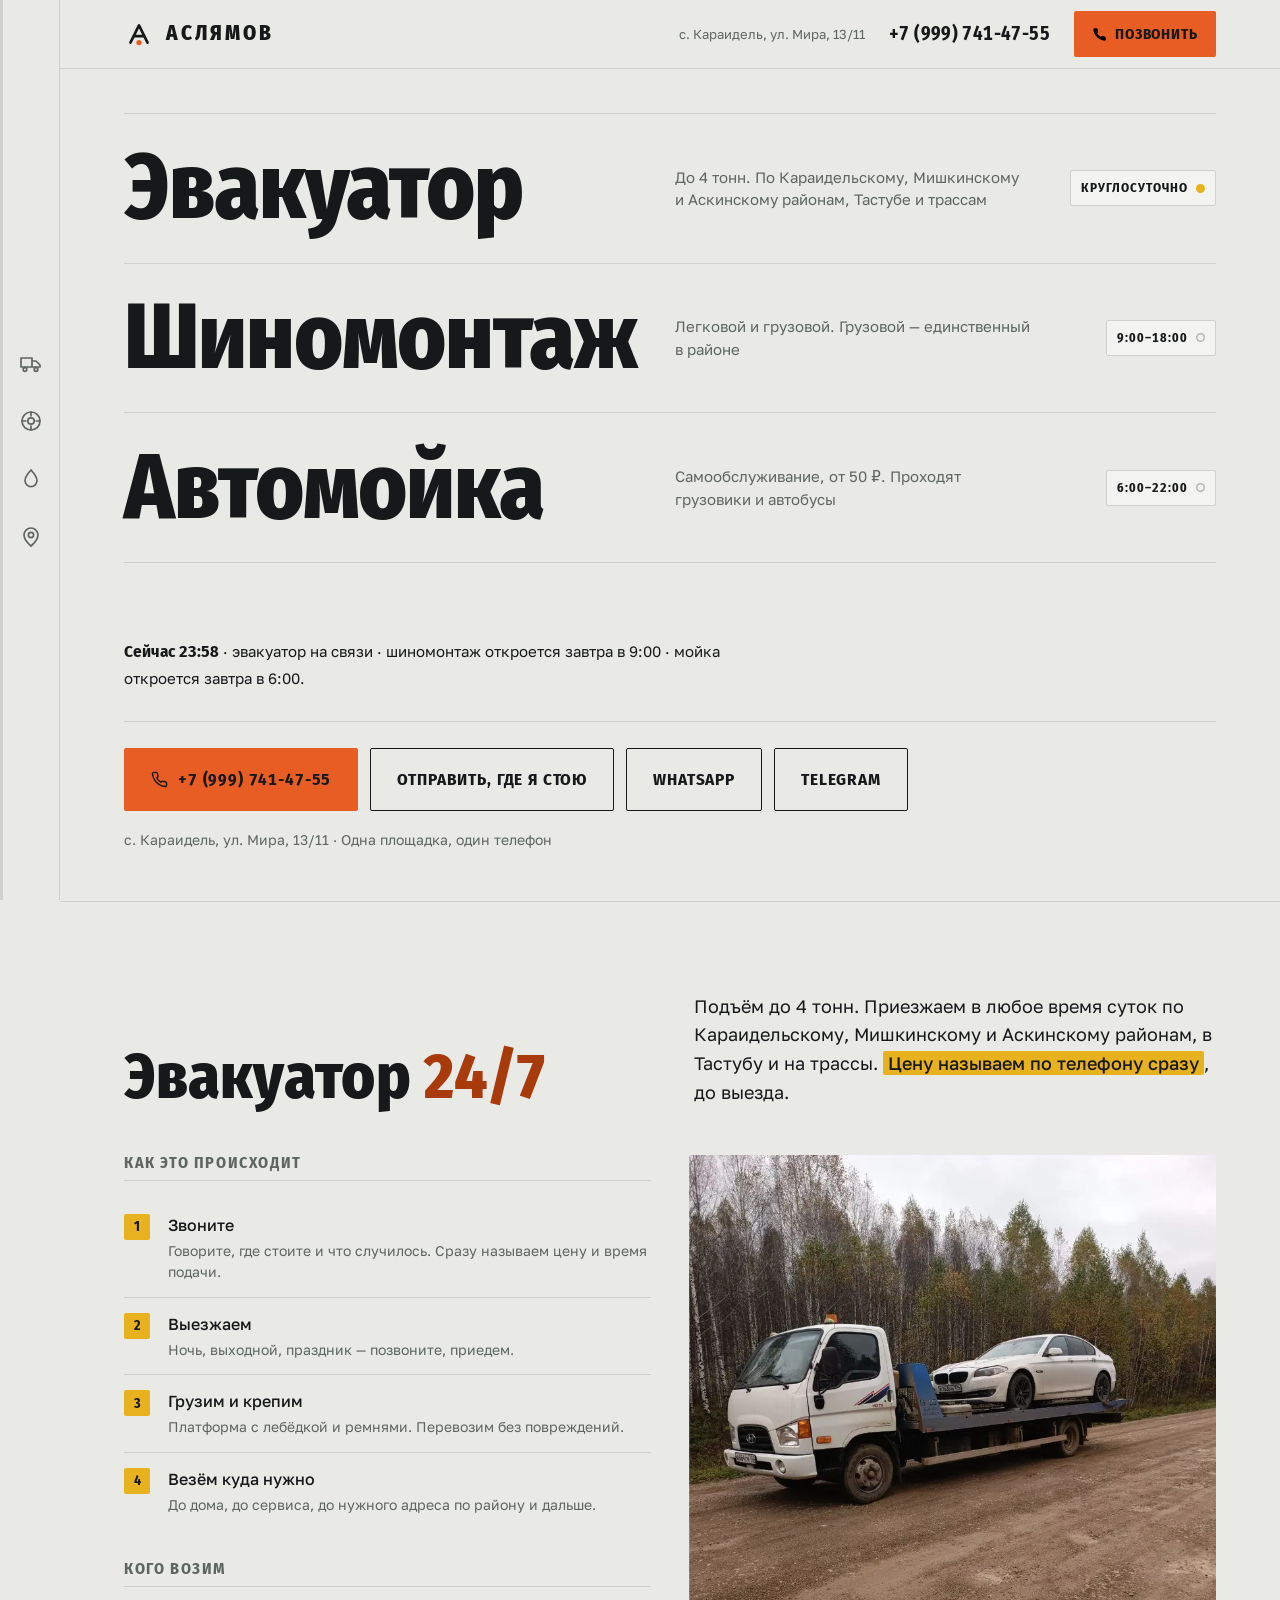
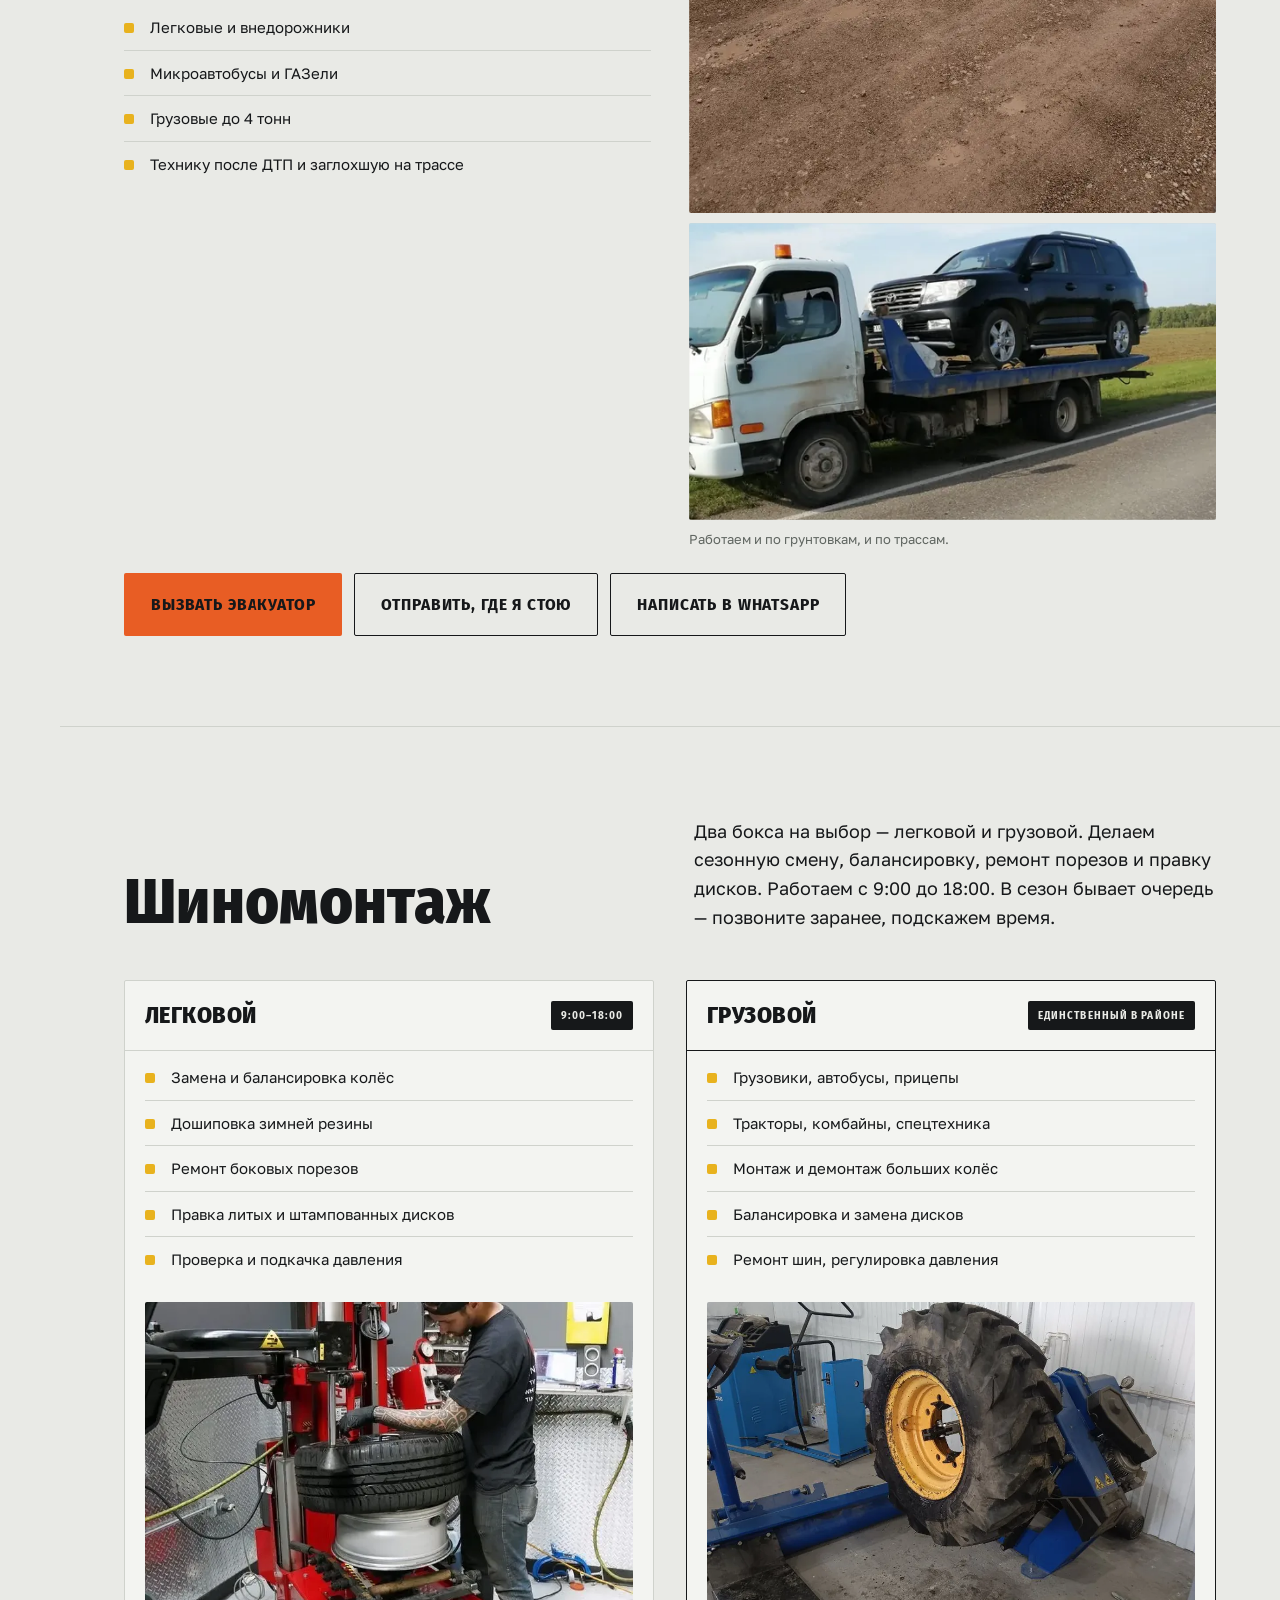
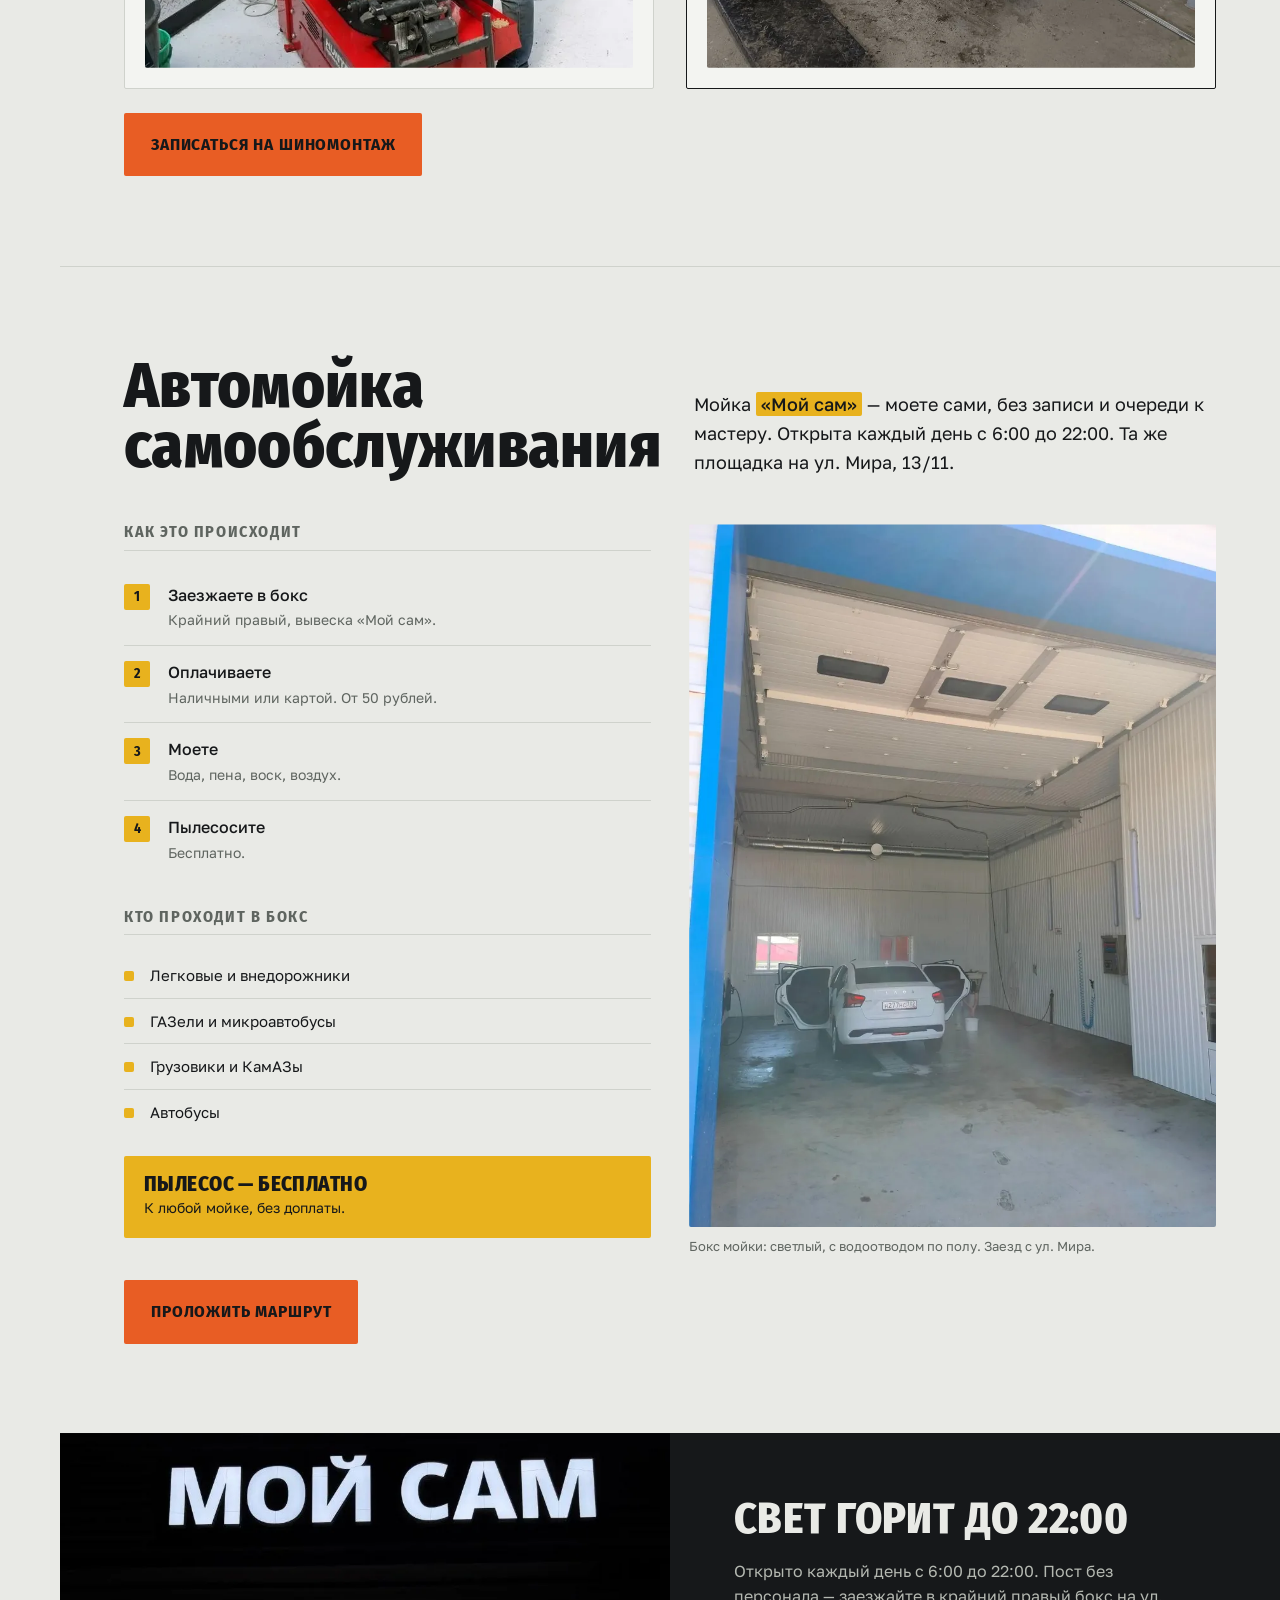
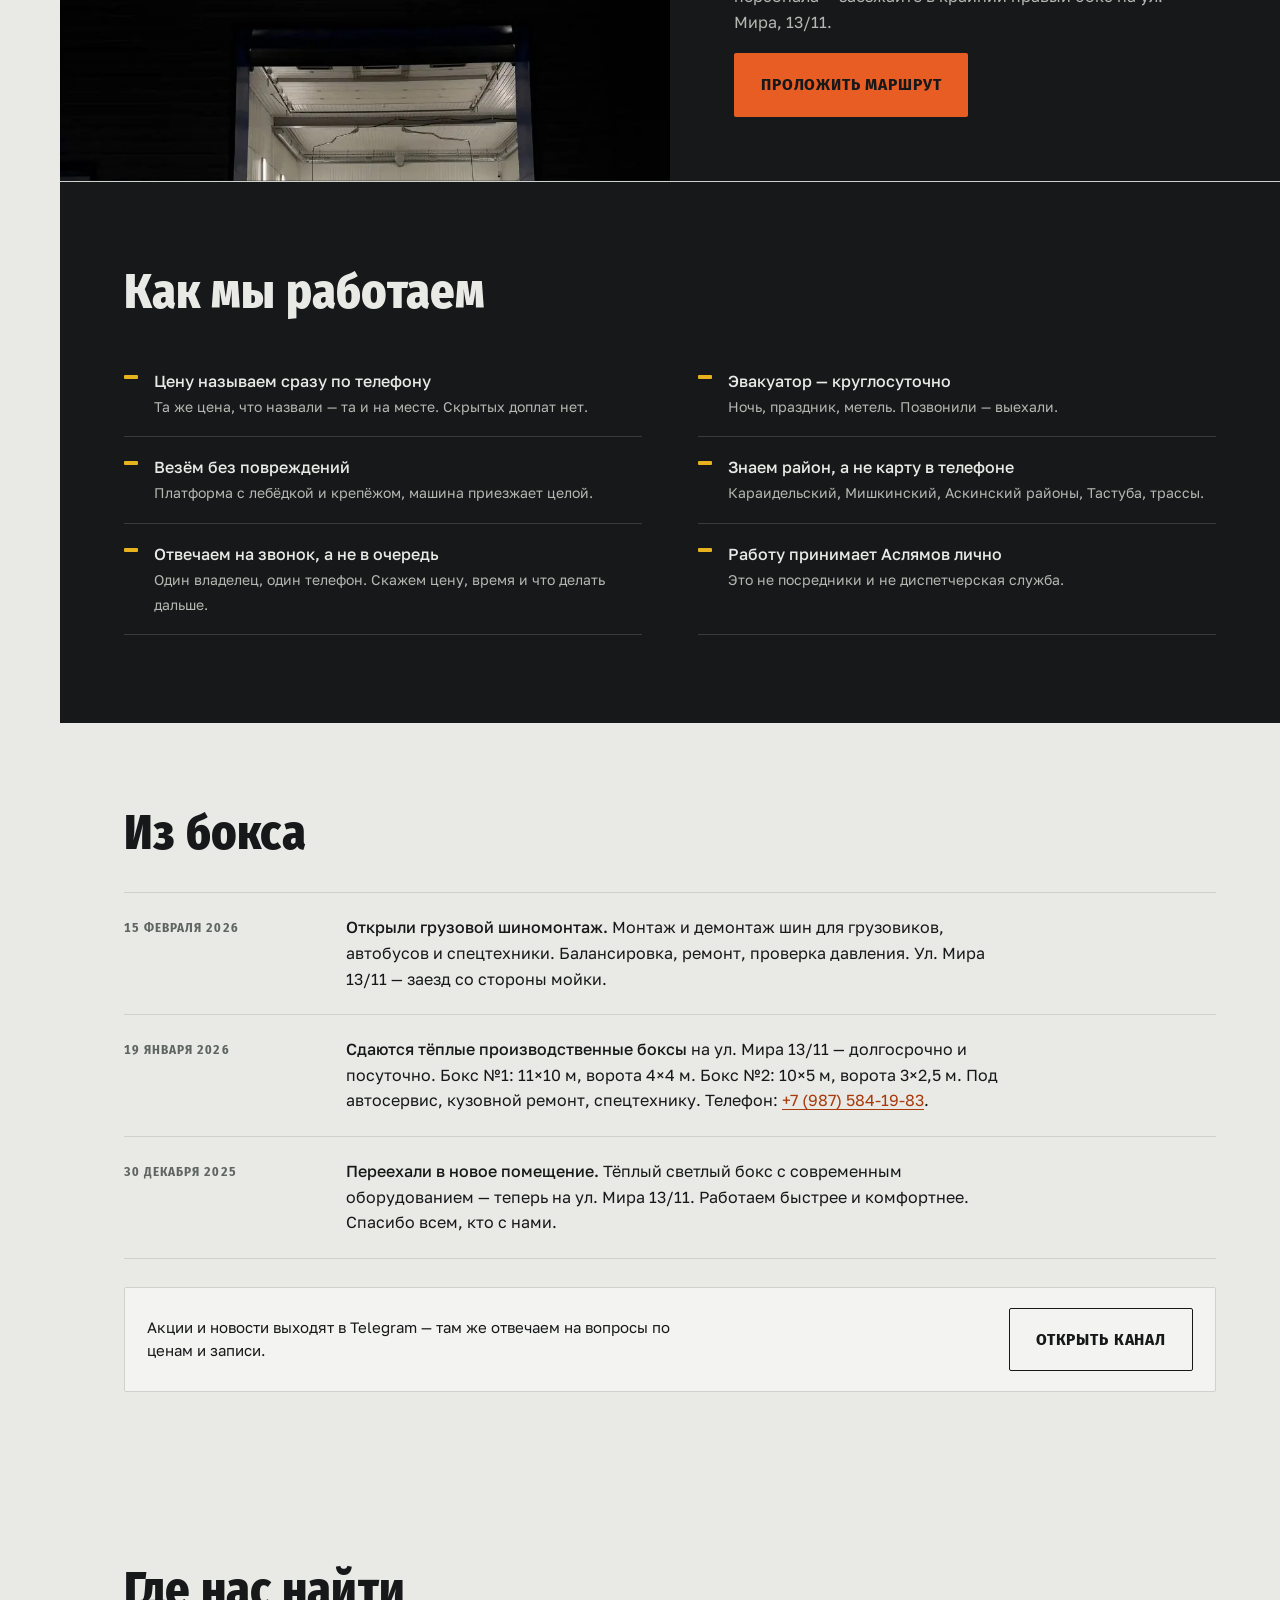
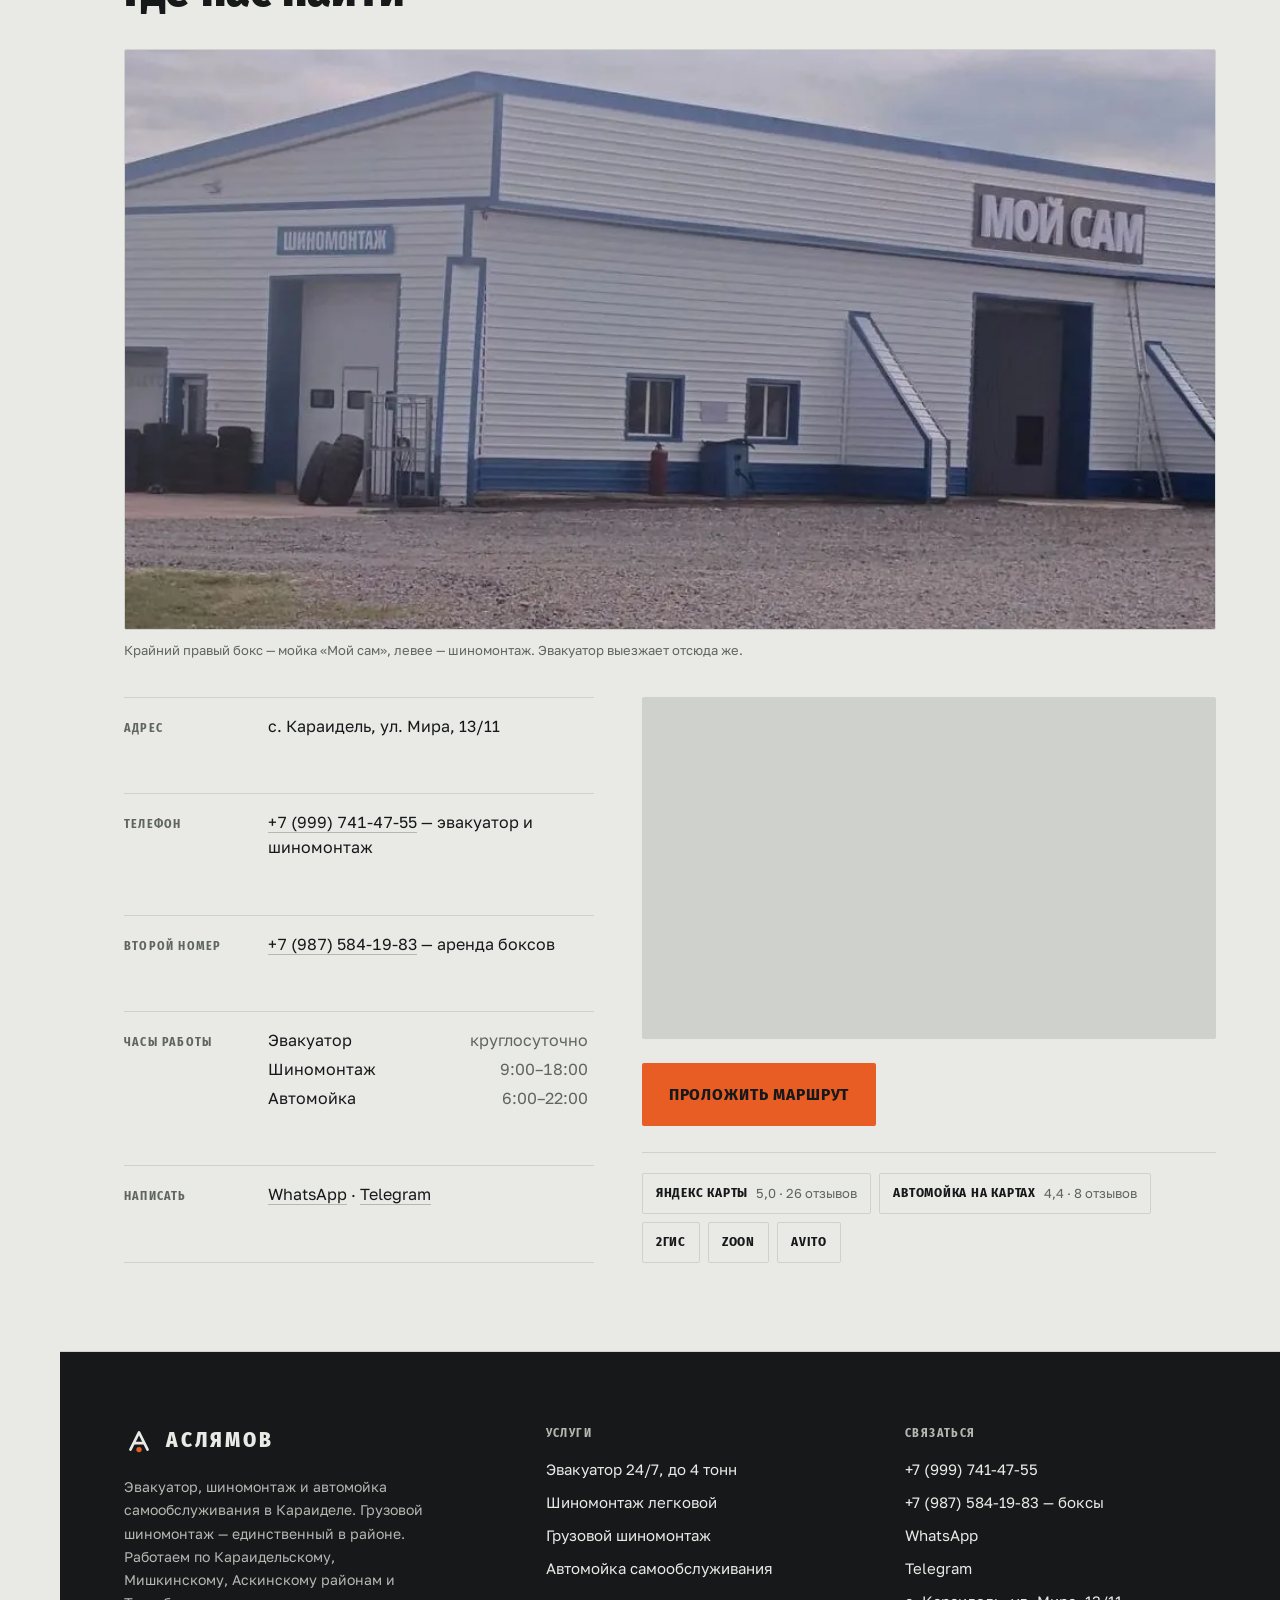
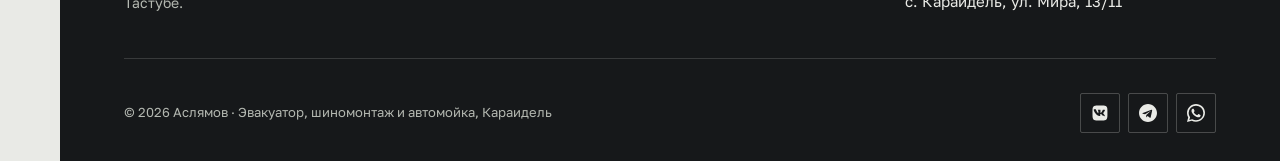
<file: index.html>
<!DOCTYPE html>
<html lang="ru">
<head>
<meta charset="UTF-8" />
<meta name="viewport" content="width=device-width, initial-scale=1.0, viewport-fit=cover" />
<script>document.documentElement.className += ' js';</script>

<title>Эвакуатор, шиномонтаж и автомойка в Караиделе — Аслямов</title>
<meta name="description" content="Аслямов, Караидель: эвакуатор круглосуточно до 4 тонн, шиномонтаж легковой и грузовой, автомойка самообслуживания с 6:00 до 22:00, от 50 ₽. Ул. Мира, 13/11. Грузовой шиномонтаж — единственный в районе." />
<meta name="robots" content="index, follow" />
<meta name="theme-color" content="#E9EAE6" />

<meta property="og:type" content="website" />
<meta property="og:locale" content="ru_RU" />
<meta property="og:url" content="https://evakuator.aslyamov24.ru/" />
<meta property="og:title" content="Эвакуатор, шиномонтаж и автомойка в Караиделе — Аслямов" />
<meta property="og:description" content="Три службы в одном месте на ул. Мира, 13/11. Эвакуатор круглосуточно, шиномонтаж легковой и грузовой, автомойка самообслуживания с 6:00 до 22:00, от 50 ₽." />
<meta property="og:image" content="https://evakuator.aslyamov24.ru/img/og.jpg" />
<meta property="og:image:width" content="1200" />
<meta property="og:image:height" content="630" />

<link rel="canonical" href="https://evakuator.aslyamov24.ru/" />
<link rel="icon" href="favicon.svg" type="image/svg+xml" />
<link rel="apple-touch-icon" sizes="180x180" href="apple-touch-icon.png" />
<link rel="manifest" href="manifest.webmanifest" />

<link rel="preload" as="font" type="font/woff2" href="fonts/fira-sans-condensed-800-cyrillic.woff2" crossorigin />
<link rel="preload" as="font" type="font/woff2" href="fonts/golos-text-400-cyrillic.woff2" crossorigin />
<link rel="stylesheet" href="fonts/fonts.css" />

<style>
*, *::before, *::after { box-sizing: border-box; margin: 0; padding: 0; }

/* Атрибут hidden должен побеждать любой авторский display:
   без этого .geo-send { display: flex } перебивает браузерное [hidden] */
[hidden] { display: none !important; }

:root {
  --pobelka:   #E9EAE6;
  --pobelka-2: #F3F4F1;
  --beton:     #CFD2CC;
  --beton-2:   #B4B8B1;
  --stal:      #5F6560;
  --rezina:    #16181A;
  --rezina-2:  #2B2E31;
  --gruz:      #E85D24;  /* заливка кнопок: графит по оранжевому — 5,1:1 */
  --gruz-d:    #C4470F;  /* крупный текст и ховер заливки — 4,1:1 */
  --gruz-t:    #A83A0C;  /* оранжевый текст обычного кегля по побелке — 5,3:1 */
  --razmetka:  #E8B21E;

  --mark: 'Fira Sans Condensed', 'Arial Narrow', sans-serif;
  --text: 'Golos Text', system-ui, sans-serif;

  --pad: clamp(20px, 5vw, 72px);
  --rail: 60px;
  --rule: 1px solid var(--beton);
}

html { scroll-behavior: smooth; -webkit-text-size-adjust: 100%; }
@media (prefers-reduced-motion: reduce) { html { scroll-behavior: auto; } }

body {
  font-family: var(--text);
  font-size: 16px;
  line-height: 1.6;
  background: var(--pobelka);
  color: var(--rezina);
  padding-left: 0;
}
@media (min-width: 1100px) { body { padding-left: var(--rail); } }

::selection { background: var(--razmetka); color: var(--rezina); }
html { caret-color: var(--gruz); }
* { scrollbar-color: var(--beton-2) var(--pobelka); scrollbar-width: thin; }
::-webkit-scrollbar { width: 12px; height: 12px; }
::-webkit-scrollbar-track { background: var(--pobelka); }
::-webkit-scrollbar-thumb { background: var(--beton-2); border: 3px solid var(--pobelka); }
::-webkit-scrollbar-thumb:hover { background: var(--stal); }

:focus-visible { outline: 2px solid var(--gruz); outline-offset: 3px; }

img { display: block; max-width: 100%; height: auto; }
a { color: inherit; }

.sr-only {
  position: absolute; width: 1px; height: 1px; padding: 0; margin: -1px;
  overflow: hidden; clip: rect(0 0 0 0); white-space: nowrap; border: 0;
}

.wrap { max-width: 1280px; margin: 0 auto; padding: 0 var(--pad); }

h1, h2, h3, .mark { font-family: var(--mark); font-weight: 800; line-height: 0.94; letter-spacing: 0.005em; }

/* ─── ШАПКА ─────────────────────────────────────────── */
.topbar {
  position: sticky; top: 0; z-index: 60;
  background: var(--pobelka);
  border-bottom: var(--rule);
}
.topbar-in {
  max-width: 1280px; margin: 0 auto; padding: 0 var(--pad);
  height: 68px; display: flex; align-items: center; gap: 24px;
}
.brand { display: flex; align-items: center; gap: 12px; text-decoration: none; flex-shrink: 0; }
.brand svg { display: block; }
.brand-name {
  font-family: var(--mark); font-weight: 800; font-size: 21px;
  letter-spacing: 0.14em; text-transform: uppercase;
}
.topbar-meta {
  margin-left: auto; display: none; align-items: center; gap: 28px;
  font-size: 13px; color: var(--stal);
}
@media (min-width: 900px) { .topbar-meta { display: flex; } }
.topbar-meta address { font-style: normal; }
.topbar-tel {
  font-family: var(--mark); font-weight: 700; font-size: 19px;
  letter-spacing: 0.02em; text-decoration: none; color: var(--rezina);
  font-variant-numeric: tabular-nums;
}
.topbar-tel:hover { color: var(--gruz-t); }
.topbar-call {
  display: inline-flex; align-items: center; gap: 8px;
  background: var(--gruz); color: var(--rezina); text-decoration: none;
  font-family: var(--mark); font-weight: 700; font-size: 15px;
  letter-spacing: 0.06em; text-transform: uppercase;
  padding: 11px 18px; border-radius: 2px;
}
.topbar-call:hover { background: var(--gruz-d); color: #FFFFFF; }
@media (max-width: 899px) {
  .topbar-call { display: none; }
  .brand-name { font-size: 18px; letter-spacing: 0.1em; }
  /* палец на морозе: зона нажатия не меньше 48 px */
  .topbar-tel { font-size: 16px; padding: 12px 0; }
  .topbar-in { gap: 12px; height: 60px; }
}

/* ─── РАЗМЕТКА: боковая рельса ──────────────────────── */
.rail { display: none; }
@media (min-width: 1100px) {
  .rail {
    display: block; position: fixed; left: 0; top: 0; bottom: 0;
    width: var(--rail); z-index: 70;
    background: var(--pobelka); border-right: var(--rule);
  }
}
.rail-track { position: absolute; left: 0; top: 0; bottom: 0; width: 3px; background: var(--beton); }
.rail-fill  { position: absolute; left: 0; top: 0; width: 3px; height: 0; background: var(--razmetka); }
.rail-nav {
  position: absolute; top: 50%; transform: translateY(-50%);
  left: 0; right: 0; display: flex; flex-direction: column;
}
.rail-link {
  display: flex; align-items: center; justify-content: center;
  height: 58px; text-decoration: none; color: var(--stal);
  border-left: 3px solid transparent; position: relative;
}
.rail-link svg { fill: none; stroke: currentColor; stroke-width: 1.7; stroke-linecap: round; stroke-linejoin: round; }
.rail-link span {
  position: absolute; left: calc(100% + 10px); white-space: nowrap;
  font-family: var(--mark); font-weight: 700; font-size: 12px;
  letter-spacing: 0.1em; text-transform: uppercase;
  background: var(--rezina); color: var(--pobelka);
  padding: 6px 10px; border-radius: 2px;
  opacity: 0; pointer-events: none; transition: opacity 0.16s ease;
}
.rail-link:hover { color: var(--rezina); background: var(--pobelka-2); }
.rail-link:hover span { opacity: 1; }
.rail-link[aria-current="true"] { color: var(--rezina); background: var(--razmetka); border-left-color: var(--rezina); }

/* ─── ПЕРВЫЙ ЭКРАН ──────────────────────────────────── */
.gate { border-bottom: var(--rule); }
.gate-in {
  max-width: 1280px; margin: 0 auto;
  min-height: calc(100vh - 68px);
  padding: clamp(24px, 3.4vw, 48px) var(--pad) clamp(28px, 4vw, 56px);
  display: flex; flex-direction: column;
}

/* Три услуги — строками, как позиции на перфопанели.
   Внутри <h1> только три слова: пояснения и часы лежат рядом, в .gate-meta.
   Обе обёртки — display: contents, поэтому все девять ячеек раскладывает
   один общий грид .gate-list и строки сходятся по высоте сами. */
.gate-list {
  display: grid;
  grid-template-columns: auto minmax(0, 1fr) auto;
  grid-template-rows: repeat(3, auto);
  column-gap: 0;
}
/* display: contents убирает коробку, но размер задаём на самом h1:
   слова его наследуют, и заголовок не остаётся с браузерным кеглем */
.gate-h1, .gate-meta { display: contents; }
.gate-h1 { font-size: clamp(2.35rem, 7.2vw, 6rem); }

.gate-word, .gate-note, .plate-cell {
  display: flex; align-items: center;
  padding: clamp(14px, 2.4vw, 34px) 0;
  border-bottom: var(--rule);
}
.gate-word {
  font-family: var(--mark); font-weight: 800;
  font-size: inherit;
  line-height: 0.95; letter-spacing: -0.012em;
  padding-right: clamp(20px, 3vw, 48px);
}
.gate-note {
  font-family: var(--text); font-weight: 400;
  font-size: clamp(13px, 1.25vw, 15px); line-height: 1.5; color: var(--stal);
  padding-right: clamp(20px, 3vw, 48px);
}
.plate-cell { justify-content: flex-end; }

/* три колонки: название — пояснение — часы */
.gate-h1  > :nth-child(1) { grid-area: 1 / 1; }
.gate-h1  > :nth-child(2) { grid-area: 2 / 1; }
.gate-h1  > :nth-child(3) { grid-area: 3 / 1; }
.gate-meta > :nth-child(1) { grid-area: 1 / 2; }
.gate-meta > :nth-child(2) { grid-area: 1 / 3; }
.gate-meta > :nth-child(3) { grid-area: 2 / 2; }
.gate-meta > :nth-child(4) { grid-area: 2 / 3; }
.gate-meta > :nth-child(5) { grid-area: 3 / 2; }
.gate-meta > :nth-child(6) { grid-area: 3 / 3; }
.gate-h1  > :nth-child(1),
.gate-meta > :nth-child(1),
.gate-meta > :nth-child(2) { border-top: var(--rule); }

.plate {
  font-family: var(--mark); font-weight: 700; font-size: clamp(11px, 1.1vw, 13px);
  letter-spacing: 0.08em; text-transform: uppercase;
  color: var(--rezina); background: var(--pobelka-2);
  border: 1px solid var(--beton); border-radius: 2px;
  padding: 7px 10px; display: inline-flex; align-items: center; gap: 8px;
  font-variant-numeric: tabular-nums; white-space: nowrap;
}
.lamp { width: 9px; height: 9px; border-radius: 50%; background: transparent; box-shadow: inset 0 0 0 1.5px var(--beton-2); flex-shrink: 0; }
.lamp[data-on="1"] { background: var(--razmetka); box-shadow: none; }

/* уже 1000 px: пояснение уходит под название, часы — справа на две строки */
@media (max-width: 999px) {
  .gate-list { grid-template-columns: minmax(0, 1fr) auto; grid-template-rows: repeat(6, auto); }
  .gate-h1  > :nth-child(1) { grid-area: 1 / 1; }
  .gate-h1  > :nth-child(2) { grid-area: 3 / 1; }
  .gate-h1  > :nth-child(3) { grid-area: 5 / 1; }
  .gate-meta > :nth-child(1) { grid-area: 2 / 1; }
  .gate-meta > :nth-child(2) { grid-area: 1 / 2 / span 2 / auto; }
  .gate-meta > :nth-child(3) { grid-area: 4 / 1; }
  .gate-meta > :nth-child(4) { grid-area: 3 / 2 / span 2 / auto; }
  .gate-meta > :nth-child(5) { grid-area: 6 / 1; }
  .gate-meta > :nth-child(6) { grid-area: 5 / 2 / span 2 / auto; }
  /* линия строки идёт под пояснением, а не между пояснением и названием */
  .gate-word { border-bottom: 0; padding-bottom: 4px; }
  .gate-note { padding-top: 0; }
  .gate-h1  > :nth-child(1),
  .gate-meta > :nth-child(2) { border-top: var(--rule); }
  .gate-meta > :nth-child(1) { border-top: 0; }
}

/* узкий телефон: бирка встаёт под пояснение */
@media (max-width: 480px) {
  .gate-list { grid-template-columns: minmax(0, 1fr); grid-template-rows: repeat(9, auto); }
  .gate-h1  > :nth-child(1) { grid-area: 1 / 1; }
  .gate-h1  > :nth-child(2) { grid-area: 4 / 1; }
  .gate-h1  > :nth-child(3) { grid-area: 7 / 1; }
  .gate-meta > :nth-child(1) { grid-area: 2 / 1; }
  .gate-meta > :nth-child(2) { grid-area: 3 / 1; }
  .gate-meta > :nth-child(3) { grid-area: 5 / 1; }
  .gate-meta > :nth-child(4) { grid-area: 6 / 1; }
  .gate-meta > :nth-child(5) { grid-area: 8 / 1; }
  .gate-meta > :nth-child(6) { grid-area: 9 / 1; }
  .gate-note { border-bottom: 0; padding-bottom: 10px; }
  .plate-cell { justify-content: flex-start; padding-top: 0; }
  .gate-h1  > :nth-child(1) { border-top: var(--rule); }
  .gate-meta > :nth-child(2) { border-top: 0; }
}

.gate-now {
  margin-top: auto; padding-top: clamp(26px, 3.4vw, 44px);
  font-size: 15px; line-height: 1.65; color: var(--rezina);
  max-width: 68ch; text-wrap: pretty;
}
.gate-now b { font-family: var(--mark); font-weight: 700; font-size: 17px; font-variant-numeric: tabular-nums; }

.gate-foot {
  margin-top: clamp(18px, 2.4vw, 30px); padding-top: clamp(18px, 2.4vw, 26px);
  border-top: var(--rule);
  display: flex; flex-wrap: wrap; align-items: center;
  gap: 18px 40px; justify-content: space-between;
}
.gate-actions { display: flex; flex-wrap: wrap; gap: 12px; }
.gate-place { font-size: 14px; line-height: 1.5; color: var(--stal); }

/* На телефоне первый экран должен уместиться над закреплённой панелью звонка:
   кнопки обязаны быть видны сразу, а не наполовину спрятаны под ней. */
@media (max-width: 899px) {
  .gate-in { min-height: 0; padding-top: 18px; padding-bottom: 22px; }
  .gate-word, .gate-note, .plate-cell { padding-top: 9px; padding-bottom: 9px; }
  .gate-word { padding-bottom: 4px; }
  .gate-note { padding-top: 0; }
  .gate-now { padding-top: 20px; }
  .gate-foot { margin-top: 10px; padding-top: 10px; gap: 12px; }
  .gate-place span { display: none; }
  /* Звонок на телефоне дублировать не нужно: он всегда под рукой в нижней панели.
     Только прямой потомок — иначе правило спрячет и кнопку SMS в блоке геолокации. */
  .gate-actions > .btn--gruz { display: none; }
}

/* ─── ГЕОЛОКАЦИЯ: «отправить, где я стою» ─────────────── */
/* Без JS смысла в блоке нет: координаты взять неоткуда */
.geo { display: none; gap: 12px; }
.js .geo { display: grid; }
/* Свёрнутый блок стоит в общем ряду кнопок и высоты не добавляет.
   На всю ширину разворачивается только после определения места. */
.gate-actions .geo.is-open, .find-actions .geo.is-open { flex: 1 1 100%; }
.geo-out { font-size: 15px; line-height: 1.5; color: var(--rezina); max-width: 60ch; }
.geo-send { display: flex; flex-wrap: wrap; gap: 12px; }
/* Кнопка — это <button>, а не <a>: нужен курсор и сброс системного фона.
   Кегль и капс берём из .btn, поэтому без шортката font — он бы их сбросил. */
button.btn { cursor: pointer; background: transparent; font-family: var(--mark); font-weight: 700; }
button.btn--gruz { background: var(--gruz); }
button.btn:disabled { opacity: 0.6; cursor: default; }

.btn {
  display: inline-flex; align-items: center; justify-content: center; gap: 10px;
  font-family: var(--mark); font-weight: 700; font-size: 17px;
  letter-spacing: 0.05em; text-transform: uppercase;
  padding: 17px 26px; border-radius: 2px; text-decoration: none;
  border: 1px solid transparent; font-variant-numeric: tabular-nums;
  max-width: 100%; text-align: center;
  transition: background 0.14s ease, color 0.14s ease, border-color 0.14s ease;
}
.btn svg { fill: none; stroke: currentColor; stroke-width: 2; stroke-linecap: round; stroke-linejoin: round; }
.btn--gruz { background: var(--gruz); color: var(--rezina); }
.btn--gruz:hover { background: var(--gruz-d); color: #FFFFFF; }
.btn--line { border-color: var(--rezina); color: var(--rezina); }
.btn--line:hover { background: var(--rezina); color: var(--pobelka); }
.btn--wide { width: 100%; }

/* ─── ЗОНА УСЛУГИ ───────────────────────────────────── */
.bay { border-bottom: var(--rule); scroll-margin-top: 68px; }
.bay-in { max-width: 1280px; margin: 0 auto; padding: clamp(48px, 7vw, 96px) var(--pad); }
.bay-head { display: grid; gap: 18px; margin-bottom: clamp(28px, 4vw, 48px); }
@media (min-width: 900px) { .bay-head { grid-template-columns: minmax(0, 1fr) minmax(0, 1fr); align-items: end; gap: 48px; } }
.bay-name { font-size: clamp(2.1rem, 6vw, 4rem); }
.bay-name em { font-style: normal; color: var(--gruz-t); }
.bay-lead { font-size: clamp(15px, 1.6vw, 18px); line-height: 1.6; max-width: 60ch; }
.bay-lead b { font-weight: 500; background: var(--razmetka); padding: 1px 5px; border-radius: 2px; }

.bay-body { display: grid; gap: clamp(24px, 3vw, 40px); }
@media (min-width: 900px) { .bay-body--split { grid-template-columns: minmax(0, 1fr) minmax(0, 1fr); } }

.ops-title, .sub-title {
  font-family: var(--mark); font-weight: 700; font-size: 16px;
  letter-spacing: 0.1em; text-transform: uppercase; color: var(--stal);
  padding-bottom: 10px; border-bottom: var(--rule); margin-bottom: 18px;
}
.ops { list-style: none; counter-reset: op; }
.ops li {
  counter-increment: op; position: relative;
  padding: 14px 0 14px 44px; border-bottom: var(--rule);
  font-size: 16px; line-height: 1.55;
}
.ops li:last-child { border-bottom: 0; }
.ops li::before {
  content: counter(op); position: absolute; left: 0; top: 15px;
  width: 26px; height: 26px; background: var(--razmetka); color: var(--rezina);
  font-family: var(--mark); font-weight: 700; font-size: 14px;
  display: flex; align-items: center; justify-content: center; border-radius: 2px;
}
.ops li strong { font-weight: 500; }
.ops li span { display: block; color: var(--stal); font-size: 14px; margin-top: 2px; }

/* бесплатный пылесос — табличка разметки, самое выгодное на виду */
.freebie {
  margin-top: 22px; padding: 18px 20px; border-radius: 2px;
  background: var(--razmetka); color: var(--rezina); display: grid; gap: 2px;
}
.freebie b { font-family: var(--mark); font-weight: 800; font-size: 21px; text-transform: uppercase; letter-spacing: 0.02em; line-height: 1; }
.freebie span { font-size: 14px; }

.figure { display: grid; gap: 10px; }
.figure img { width: 100%; border-radius: 2px; background: var(--beton); }
.figure figcaption { font-size: 13px; color: var(--stal); line-height: 1.5; }

/* пара фотографий в зоне эвакуатора: крупная и лента под ней */
.tow-pair { display: grid; gap: 10px; }
.tow-pair .figure:first-child img { aspect-ratio: 4 / 5; object-fit: cover; }
.tow-pair .figure:last-child img { aspect-ratio: 16 / 9; object-fit: cover; object-position: 50% 42%; }

/* два бокса: легковой / грузовой */
.bays2 { display: grid; gap: clamp(20px, 3vw, 32px); }
@media (min-width: 780px) { .bays2 { grid-template-columns: 1fr 1fr; } }
.baybox { border: 1px solid var(--beton); border-radius: 2px; background: var(--pobelka-2); display: flex; flex-direction: column; }
.baybox--lead { border-color: var(--rezina); }
.baybox-head {
  padding: 20px; border-bottom: var(--rule);
  display: flex; align-items: center; justify-content: space-between; gap: 12px; flex-wrap: wrap;
}
.baybox--lead .baybox-head { border-bottom-color: var(--rezina); }
.baybox-name { font-family: var(--mark); font-weight: 800; font-size: 24px; letter-spacing: 0.02em; text-transform: uppercase; }
.baybox-mark {
  font-family: var(--mark); font-weight: 700; font-size: 11px; letter-spacing: 0.1em;
  text-transform: uppercase; background: var(--rezina); color: var(--pobelka);
  padding: 6px 10px; border-radius: 2px;
}
.baybox-body { padding: 4px 20px 20px; flex: 1; }
.baybox .figure { padding: 0 20px 20px; }
.baybox .figure img { aspect-ratio: 4 / 3; object-fit: cover; }

.ticks { list-style: none; }
.ticks li { position: relative; padding: 11px 0 11px 26px; border-bottom: var(--rule); font-size: 15px; line-height: 1.5; }
.ticks li:last-child { border-bottom: 0; }
.ticks li::before {
  content: ''; position: absolute; left: 0; top: 18px;
  width: 10px; height: 10px; border-radius: 2px; background: var(--razmetka);
}

/* ─── НОЧНАЯ СМЕНА (мойка) ──────────────────────────── */
.night { background: var(--rezina); }
.night-in { max-width: 1280px; margin: 0 auto; display: grid; }
@media (max-width: 819px) { .night-in { grid-template-columns: 1fr; } }
@media (min-width: 820px) { .night-in { grid-template-columns: minmax(0, 1fr) minmax(0, 1fr); } }
.night-photo { min-height: 300px; }
@media (max-width: 819px) { .night-photo { aspect-ratio: 3 / 2; min-height: 0; } }
.night-photo img { width: 100%; height: 100%; object-fit: cover; object-position: 50% 34%; position: absolute; inset: 0; }
.night-photo { position: relative; }
.night-note {
  padding: clamp(32px, 5vw, 64px) var(--pad);
  display: flex; flex-direction: column; align-items: flex-start; justify-content: center; gap: 18px;
}
.night-note b {
  font-family: var(--mark); font-weight: 800; font-size: clamp(1.8rem, 3.4vw, 2.8rem);
  color: var(--pobelka); text-transform: uppercase; letter-spacing: 0.01em; line-height: 1;
}
.night-note p { color: var(--beton-2); font-size: 16px; line-height: 1.6; max-width: 44ch; }

/* ─── ПРАВИЛА ───────────────────────────────────────── */
.rules { background: var(--rezina); color: var(--pobelka); }
.rules-in { max-width: 1280px; margin: 0 auto; padding: clamp(48px, 7vw, 88px) var(--pad); }
.rules h2 { font-size: clamp(1.9rem, 4.6vw, 3rem); color: var(--pobelka); margin-bottom: clamp(24px, 3vw, 36px); }
.rules-list { list-style: none; display: grid; gap: 0; }
@media (min-width: 760px) { .rules-list { grid-template-columns: 1fr 1fr; column-gap: 56px; } }
.rules-list li {
  padding: 18px 0 18px 30px; position: relative;
  border-bottom: 1px solid rgba(233,234,230,0.16);
  font-size: 16px; line-height: 1.55;
}
.rules-list li::before {
  content: ''; position: absolute; left: 0; top: 24px;
  width: 14px; height: 4px; background: var(--razmetka); border-radius: 1px;
}
.rules-list b { font-weight: 500; display: block; }
.rules-list span { color: var(--beton-2); font-size: 14px; }

/* ─── ИЗ БОКСА ──────────────────────────────────────── */
.board { max-width: 1280px; margin: 0 auto; padding: clamp(48px, 7vw, 88px) var(--pad); }
.board h2 { font-size: clamp(1.9rem, 4.6vw, 3rem); margin-bottom: clamp(24px, 3vw, 36px); }
.board-list { list-style: none; }
.board-item { padding: 22px 0; border-bottom: var(--rule); display: grid; gap: 8px; }
@media (min-width: 820px) { .board-item { grid-template-columns: 190px minmax(0, 1fr); gap: 32px; } }
.board-item:first-child { border-top: var(--rule); }
.board-date {
  font-family: var(--mark); font-weight: 700; font-size: 13px;
  letter-spacing: 0.08em; text-transform: uppercase; color: var(--stal);
  font-variant-numeric: tabular-nums; padding-top: 3px;
}
.board-text { font-size: 16px; line-height: 1.6; max-width: 68ch; }
.board-text b { font-weight: 500; }
.board-text a { color: var(--gruz-t); text-underline-offset: 3px; }
.board-note {
  margin-top: 28px; padding: 20px 22px; border: 1px solid var(--beton);
  border-radius: 2px; background: var(--pobelka-2);
  display: flex; align-items: center; gap: 20px; flex-wrap: wrap; justify-content: space-between;
}
.board-note p { font-size: 15px; line-height: 1.55; max-width: 62ch; }

/* ─── ГДЕ НАС НАЙТИ ─────────────────────────────────── */
.find-in { max-width: 1280px; margin: 0 auto; padding: clamp(48px, 7vw, 88px) var(--pad); }
.find-in h2 { font-size: clamp(1.9rem, 4.6vw, 3rem); margin-bottom: clamp(24px, 3vw, 36px); }
.find-grid { display: grid; gap: clamp(28px, 4vw, 48px); }
@media (min-width: 900px) { .find-grid { grid-template-columns: minmax(0, 0.9fr) minmax(0, 1.1fr); } }
.find-dl { display: grid; gap: 0; }
.find-row { padding: 16px 0; border-bottom: var(--rule); display: grid; grid-template-columns: 128px minmax(0, 1fr); gap: 16px; align-items: baseline; }
.find-row:first-child { border-top: var(--rule); }
@media (max-width: 560px) { .find-row { grid-template-columns: minmax(0, 1fr); gap: 6px; } }
.find-row dt {
  font-family: var(--mark); font-weight: 700; font-size: 12px;
  letter-spacing: 0.1em; text-transform: uppercase; color: var(--stal);
}
.find-row dd { font-size: 16px; line-height: 1.55; }
.find-row dd a { text-decoration: none; border-bottom: 1px solid var(--beton-2); font-variant-numeric: tabular-nums; }
.find-row dd a:hover { border-bottom-color: var(--gruz); color: var(--gruz-t); }
.hours { list-style: none; display: grid; gap: 4px; }
.hours li { display: flex; justify-content: space-between; gap: 16px; max-width: 320px; font-variant-numeric: tabular-nums; }
.hours li em { font-style: normal; color: var(--stal); }
.find-actions { margin-top: 24px; display: flex; flex-wrap: wrap; gap: 12px; }
.find-map { border: 1px solid var(--beton); border-radius: 2px; overflow: hidden; background: var(--beton); min-height: 340px; }
.find-map iframe { width: 100%; height: 100%; min-height: 340px; border: 0; display: block; }
.building { margin-bottom: clamp(24px, 3vw, 36px); }
.building img { width: 100%; border-radius: 2px; border: 1px solid var(--beton); }
.building figcaption { margin-top: 10px; font-size: 13px; color: var(--stal); }

.platforms { margin-top: 26px; padding-top: 20px; border-top: var(--rule); display: flex; flex-wrap: wrap; gap: 8px; }
.platforms a {
  font-family: var(--mark); font-weight: 700; font-size: 13px;
  letter-spacing: 0.06em; text-transform: uppercase; text-decoration: none;
  border: 1px solid var(--beton); border-radius: 2px; padding: 9px 13px;
  display: inline-flex; align-items: center; gap: 8px;
}
.platforms a:hover { border-color: var(--rezina); }
.platforms .star { color: var(--stal); font-family: var(--text); font-weight: 400; letter-spacing: 0; text-transform: none; }

/* ─── ПОДВАЛ ────────────────────────────────────────── */
.foot { background: var(--rezina); color: var(--pobelka); }
.foot-in { max-width: 1280px; margin: 0 auto; padding: clamp(40px, 6vw, 72px) var(--pad) 28px; }
.foot-top { display: grid; gap: 32px; }
@media (min-width: 820px) { .foot-top { grid-template-columns: 1.2fr 1fr 1fr; gap: 48px; } }
.foot-brand { display: flex; align-items: center; gap: 12px; }
.foot-brand .brand-name { color: var(--pobelka); }
.foot-about { margin-top: 18px; font-size: 14px; line-height: 1.65; color: var(--beton-2); max-width: 34ch; }
.foot-title {
  font-family: var(--mark); font-weight: 700; font-size: 12px;
  letter-spacing: 0.12em; text-transform: uppercase; color: var(--beton-2); margin-bottom: 14px;
}
.foot-list { list-style: none; display: grid; gap: 9px; font-size: 15px; }
.foot-list a { text-decoration: none; color: var(--pobelka); border-bottom: 1px solid transparent; }
.foot-list a:hover { border-bottom-color: var(--razmetka); }
.foot-bottom {
  margin-top: 44px; padding-top: 20px; border-top: 1px solid rgba(233,234,230,0.16);
  display: flex; flex-wrap: wrap; gap: 14px; justify-content: space-between; align-items: center;
  font-size: 13px; color: var(--beton-2);
}
/* Установка приложения: в тёмном подвале рамка и текст — по побелке */
.foot-pwa { flex: 1 1 100%; }
.foot-pwa .btn--line { border-color: var(--pobelka); color: var(--pobelka); }
.foot-pwa .btn--line:hover { background: var(--pobelka); color: var(--rezina); }
#pwaStatus { margin-top: 12px; font-size: 13px; line-height: 1.55; color: var(--beton-2); max-width: 56ch; }

.foot-socials { display: flex; gap: 8px; }
.foot-socials a {
  width: 40px; height: 40px; border: 1px solid rgba(233,234,230,0.24); border-radius: 2px;
  display: flex; align-items: center; justify-content: center; color: var(--pobelka);
}
.foot-socials a:hover { background: var(--pobelka); color: var(--rezina); border-color: var(--pobelka); }
.foot-socials svg { fill: currentColor; }

/* ─── ПАНЕЛЬ ЗВОНКА НА МОБИЛЬНОМ ────────────────────── */
.callbar {
  position: fixed; left: 0; right: 0; bottom: 0; z-index: 80;
  display: grid; grid-template-columns: 1fr 1fr; gap: 1px;
  background: var(--beton); border-top: 1px solid var(--beton);
}
.callbar { padding-bottom: env(safe-area-inset-bottom); }
.callbar a {
  display: flex; align-items: center; justify-content: center; gap: 9px;
  padding: 16px 10px; text-decoration: none;
  font-family: var(--mark); font-weight: 700; font-size: 16px;
  letter-spacing: 0.06em; text-transform: uppercase;
}
.callbar svg { fill: none; stroke: currentColor; stroke-width: 2; stroke-linecap: round; stroke-linejoin: round; }
.callbar .cb-call { background: var(--gruz); color: var(--rezina); }
.callbar .cb-wa { background: var(--rezina); color: var(--pobelka); }
@media (min-width: 900px) { .callbar { display: none; } }
/* закреплённая панель звонка плюс полоска жестов на iPhone */
@media (max-width: 899px) { body { padding-bottom: calc(58px + env(safe-area-inset-bottom)); } }

/* ─── ПОЯВЛЕНИЕ ФОТО ────────────────────────────────── */
/* Скрываем только при работающем JS: без него фотографии обязаны быть видны */
.js .reveal-img { clip-path: inset(0 0 100% 0); transition: clip-path 0.75s cubic-bezier(0.16, 1, 0.3, 1); }
.js .reveal-img.is-in { clip-path: inset(0 0 0 0); }
@media (prefers-reduced-motion: reduce) { .js .reveal-img { clip-path: none; transition: none; } }
</style>
</head>
<body>

<!-- ═══ РЕЛЬСА ═══ -->
<nav class="rail" aria-label="Разделы страницы">
  <div class="rail-track"><div class="rail-fill" id="railFill"></div></div>
  <div class="rail-nav">
    <a class="rail-link" href="#evakuator" data-station="evakuator">
      <span>Эвакуатор</span>
      <svg width="24" height="24" viewBox="0 0 24 24"><path d="M2 16h11V7H2zM13 10h4l4 4v2h-8z"/><circle cx="6" cy="18.5" r="1.8"/><circle cx="17" cy="18.5" r="1.8"/></svg>
    </a>
    <a class="rail-link" href="#shinomontazh" data-station="shinomontazh">
      <span>Шиномонтаж</span>
      <svg width="24" height="24" viewBox="0 0 24 24"><circle cx="12" cy="12" r="9"/><circle cx="12" cy="12" r="3.2"/><path d="M12 3v3.8M12 17.2V21M3 12h3.8M17.2 12H21"/></svg>
    </a>
    <a class="rail-link" href="#avtomoyka" data-station="avtomoyka">
      <span>Автомойка</span>
      <svg width="24" height="24" viewBox="0 0 24 24"><path d="M12 3s6 6.6 6 10.6A6 6 0 0 1 6 13.6C6 9.6 12 3 12 3z"/></svg>
    </a>
    <a class="rail-link" href="#gde-my" data-station="gde-my">
      <span>Где мы</span>
      <svg width="24" height="24" viewBox="0 0 24 24"><path d="M12 21s7-6.1 7-11a7 7 0 1 0-14 0c0 4.9 7 11 7 11z"/><circle cx="12" cy="10" r="2.6"/></svg>
    </a>
  </div>
</nav>

<!-- ═══ ШАПКА ═══ -->
<header class="topbar">
  <div class="topbar-in">
    <a class="brand" href="#top">
      <svg width="30" height="30" viewBox="0 0 28 28" fill="none" aria-hidden="true">
        <path d="M6 22 L14 6 L22 22" stroke="#16181A" stroke-width="2.5" stroke-linejoin="round" stroke-linecap="round"/>
        <path d="M9.5 16 L18.5 16" stroke="#16181A" stroke-width="2.5" stroke-linecap="round"/>
        <circle cx="14" cy="22" r="2.5" fill="#E85D24"/>
      </svg>
      <span class="brand-name">Аслямов</span>
    </a>
    <div class="topbar-meta">
      <address>с. Караидель, ул. Мира, 13/11</address>
    </div>
    <a class="topbar-tel" href="tel:+79997414755">+7 (999) 741-47-55</a>
    <a class="topbar-call" href="tel:+79997414755">
      <svg width="15" height="15" viewBox="0 0 24 24"><path d="M22 16.9v3a2 2 0 0 1-2.2 2 19.8 19.8 0 0 1-8.6-3.1 19.5 19.5 0 0 1-6-6A19.8 19.8 0 0 1 2.1 4.2 2 2 0 0 1 4.1 2h3a2 2 0 0 1 2 1.7c.1 1 .4 1.9.7 2.8a2 2 0 0 1-.5 2.1L8.1 9.9a16 16 0 0 0 6 6l1-1a2 2 0 0 1 2.1-.4c.9.3 1.8.6 2.8.7a2 2 0 0 1 1.7 2z"/></svg>
      Позвонить
    </a>
  </div>
</header>

<!-- ═══ ПЕРВЫЙ ЭКРАН ═══ -->
<section class="gate" id="top">
  <div class="gate-in">
    <div class="gate-list">
      <h1 class="gate-h1">
        <span class="gate-word">Эвакуатор</span>
        <span class="gate-word">Шиномонтаж</span>
        <span class="gate-word">Автомойка</span>
      </h1>

      <div class="gate-meta">
        <span class="gate-note">До 4 тонн. По Караидельскому, Мишкинскому и Аскинскому районам, Тастубе и трассам</span>
        <span class="plate-cell"><span class="plate">круглосуточно <span class="lamp" data-lamp="tow"></span></span></span>

        <span class="gate-note">Легковой и грузовой. Грузовой — единственный в районе</span>
        <span class="plate-cell"><span class="plate">9:00–18:00 <span class="lamp" data-lamp="tire"></span></span></span>

        <span class="gate-note">Самообслуживание, от 50 ₽. Проходят грузовики и автобусы</span>
        <span class="plate-cell"><span class="plate">6:00–22:00 <span class="lamp" data-lamp="wash"></span></span></span>
      </div>
    </div>

    <p class="gate-now" id="nowLine">
      <b>Эвакуатор</b> — круглосуточно, без выходных. <b>Шиномонтаж</b> — с 9:00 до 18:00.
      <b>Автомойка</b> — с 6:00 до 22:00. Позвоните — назовём цену сразу.
    </p>

    <div class="gate-foot">
      <div class="gate-actions">
        <a class="btn btn--gruz" href="tel:+79997414755">
          <svg width="17" height="17" viewBox="0 0 24 24"><path d="M22 16.9v3a2 2 0 0 1-2.2 2 19.8 19.8 0 0 1-8.6-3.1 19.5 19.5 0 0 1-6-6A19.8 19.8 0 0 1 2.1 4.2 2 2 0 0 1 4.1 2h3a2 2 0 0 1 2 1.7c.1 1 .4 1.9.7 2.8a2 2 0 0 1-.5 2.1L8.1 9.9a16 16 0 0 0 6 6l1-1a2 2 0 0 1 2.1-.4c.9.3 1.8.6 2.8.7a2 2 0 0 1 1.7 2z"/></svg>
          +7 (999) 741-47-55
        </a>
        <div class="geo">
          <button class="btn btn--line" type="button" data-geo-btn>Отправить, где я стою</button>
          <p class="geo-out" data-geo-out role="status" hidden></p>
          <div class="geo-send" data-geo-send hidden>
            <a class="btn btn--gruz" data-geo-sms>Отправить SMS</a>
            <a class="btn btn--line" data-geo-wa target="_blank" rel="noopener">В WhatsApp</a>
          </div>
        </div>

        <a class="btn btn--line" href="https://wa.me/79997414755" target="_blank" rel="noopener">WhatsApp</a>
        <a class="btn btn--line" href="https://t.me/evakuator_karaidel" target="_blank" rel="noopener">Telegram</a>
      </div>
      <p class="gate-place">с. Караидель, ул. Мира, 13/11<span> · Одна площадка, один телефон</span></p>
    </div>
  </div>
</section>

<!-- ═══ ЗОНА 1: ЭВАКУАТОР ═══ -->
<section class="bay" id="evakuator">
  <div class="bay-in">
    <div class="bay-head">
      <h2 class="bay-name">Эвакуатор <em>24/7</em></h2>
      <p class="bay-lead">
        Подъём до 4 тонн. Приезжаем в любое время суток по Караидельскому, Мишкинскому и Аскинскому районам,
        в Тастубу и на трассы. <b>Цену называем по телефону сразу</b>, до выезда.
      </p>
    </div>

    <div class="bay-body bay-body--split">
      <div>
        <h3 class="ops-title">Как это происходит</h3>
        <ol class="ops">
          <li><strong>Звоните</strong><span>Говорите, где стоите и что случилось. Сразу называем цену и время подачи.</span></li>
          <li><strong>Выезжаем</strong><span>Ночь, выходной, праздник — позвоните, приедем.</span></li>
          <li><strong>Грузим и крепим</strong><span>Платформа с лебёдкой и ремнями. Перевозим без повреждений.</span></li>
          <li><strong>Везём куда нужно</strong><span>До дома, до сервиса, до нужного адреса по району и дальше.</span></li>
        </ol>

        <h3 class="ops-title" style="margin-top:32px">Кого возим</h3>
        <ul class="ticks">
          <li>Легковые и внедорожники</li>
          <li>Микроавтобусы и ГАЗели</li>
          <li>Грузовые до 4 тонн</li>
          <li>Технику после ДТП и заглохшую на трассе</li>
        </ul>
      </div>

      <div class="tow-pair">
        <figure class="figure">
          <img class="reveal-img" src="img/tow-forest.webp" width="800" height="1067"
               alt="Эвакуатор Аслямов перевозит легковой автомобиль по грунтовой дороге" loading="lazy" />
        </figure>
        <figure class="figure">
          <img class="reveal-img" src="img/tow-road.webp" width="600" height="800"
               alt="Эвакуатор с внедорожником на трассе" loading="lazy" />
          <figcaption>Работаем и по грунтовкам, и по трассам.</figcaption>
        </figure>
      </div>
    </div>

    <div class="find-actions">
      <a class="btn btn--gruz" href="tel:+79997414755">Вызвать эвакуатор</a>

      <div class="geo">
        <button class="btn btn--line" type="button" data-geo-btn>Отправить, где я стою</button>
        <p class="geo-out" data-geo-out role="status" hidden></p>
        <div class="geo-send" data-geo-send hidden>
          <a class="btn btn--gruz" data-geo-sms>Отправить SMS</a>
          <a class="btn btn--line" data-geo-wa target="_blank" rel="noopener">В WhatsApp</a>
        </div>
      </div>

      <a class="btn btn--line" href="https://wa.me/79997414755" target="_blank" rel="noopener">Написать в WhatsApp</a>
    </div>
  </div>
</section>

<!-- ═══ ЗОНА 2: ШИНОМОНТАЖ ═══ -->
<section class="bay" id="shinomontazh">
  <div class="bay-in">
    <div class="bay-head">
      <h2 class="bay-name">Шиномонтаж</h2>
      <p class="bay-lead">
        Два бокса на выбор — легковой и грузовой. Делаем сезонную смену, балансировку, ремонт порезов
        и правку дисков. Работаем с 9:00 до 18:00. В сезон бывает очередь — позвоните заранее, подскажем время.
      </p>
    </div>

    <div class="bays2">
      <article class="baybox">
        <div class="baybox-head">
          <h3 class="baybox-name">Легковой</h3>
          <span class="baybox-mark">9:00–18:00</span>
        </div>
        <div class="baybox-body">
          <ul class="ticks">
            <li>Замена и балансировка колёс</li>
            <li>Дошиповка зимней резины</li>
            <li>Ремонт боковых порезов</li>
            <li>Правка литых и штампованных дисков</li>
            <li>Проверка и подкачка давления</li>
          </ul>
        </div>
        <figure class="figure">
          <img class="reveal-img" src="img/tire-car.webp" width="735" height="1008"
               alt="Шиномонтажник за станком монтирует легковое колесо" loading="lazy" />
        </figure>
      </article>

      <article class="baybox baybox--lead">
        <div class="baybox-head">
          <h3 class="baybox-name">Грузовой</h3>
          <span class="baybox-mark">Единственный в районе</span>
        </div>
        <div class="baybox-body">
          <ul class="ticks">
            <li>Грузовики, автобусы, прицепы</li>
            <li>Тракторы, комбайны, спецтехника</li>
            <li>Монтаж и демонтаж больших колёс</li>
            <li>Балансировка и замена дисков</li>
            <li>Ремонт шин, регулировка давления</li>
          </ul>
        </div>
        <figure class="figure">
          <img class="reveal-img" src="img/box-tire.webp" width="900" height="1200"
               alt="Тракторное колесо в грузовом шиномонтажном станке" loading="lazy" />
        </figure>
      </article>
    </div>

    <div class="find-actions">
      <a class="btn btn--gruz" href="tel:+79997414755">Записаться на шиномонтаж</a>
    </div>
  </div>
</section>

<!-- ═══ ЗОНА 3: АВТОМОЙКА ═══ -->
<section class="bay" id="avtomoyka">
  <div class="bay-in">
    <div class="bay-head">
      <h2 class="bay-name">Автомойка самообслуживания</h2>
      <p class="bay-lead">
        Мойка <b>«Мой сам»</b> — моете сами, без записи и очереди к мастеру. Открыта каждый день
        с 6:00 до 22:00. Та же площадка на ул. Мира, 13/11.
      </p>
    </div>

    <div class="bay-body bay-body--split">
      <div>
        <h3 class="ops-title">Как это происходит</h3>
        <ol class="ops">
          <li><strong>Заезжаете в бокс</strong><span>Крайний правый, вывеска «Мой сам».</span></li>
          <li><strong>Оплачиваете</strong><span>Наличными или картой. От 50 рублей.</span></li>
          <li><strong>Моете</strong><span>Вода, пена, воск, воздух.</span></li>
          <li><strong>Пылесосите</strong><span>Бесплатно.</span></li>
        </ol>

        <h3 class="ops-title" style="margin-top:32px">Кто проходит в бокс</h3>
        <ul class="ticks">
          <li>Легковые и внедорожники</li>
          <li>ГАЗели и микроавтобусы</li>
          <li>Грузовики и КамАЗы</li>
          <li>Автобусы</li>
        </ul>

        <p class="freebie">
          <b>Пылесос — бесплатно</b>
          <span>К любой мойке, без доплаты.</span>
        </p>
      </div>

      <figure class="figure">
        <img class="reveal-img" src="img/wash-bay.webp" width="900" height="1200"
             alt="Легковой автомобиль в боксе автомойки «Мой сам» в Караиделе" loading="lazy" />
        <figcaption>Бокс мойки: светлый, с водоотводом по полу. Заезд с ул. Мира.</figcaption>
      </figure>
    </div>

    <div class="find-actions">
      <a class="btn btn--gruz" href="https://yandex.ru/maps/?mode=routes&amp;rtext=~55.845255,56.885389" target="_blank" rel="noopener">Проложить маршрут</a>
    </div>
  </div>

  <div class="night">
    <div class="night-in">
      <div class="night-photo">
        <img class="reveal-img" src="img/wash-night.webp" width="960" height="650"
             alt="Автомойка «Мой сам» ночью: светящаяся вывеска и открытые ворота бокса" loading="lazy" />
      </div>
      <div class="night-note">
        <b>Свет горит до 22:00</b>
        <p>Открыто каждый день с 6:00 до 22:00. Пост без персонала — заезжайте в крайний правый
           бокс на ул. Мира, 13/11.</p>
        <a class="btn btn--gruz" href="https://yandex.ru/maps/?mode=routes&amp;rtext=~55.845255,56.885389" target="_blank" rel="noopener">Проложить маршрут</a>
      </div>
    </div>
  </div>
</section>

<!-- ═══ ПРАВИЛА ═══ -->
<section class="rules">
  <div class="rules-in">
    <h2>Как мы работаем</h2>
    <ul class="rules-list">
      <li><b>Цену называем сразу по телефону</b><span>Та же цена, что назвали — та и на месте. Скрытых доплат нет.</span></li>
      <li><b>Эвакуатор — круглосуточно</b><span>Ночь, праздник, метель. Позвонили — выехали.</span></li>
      <li><b>Везём без повреждений</b><span>Платформа с лебёдкой и крепёжом, машина приезжает целой.</span></li>
      <li><b>Знаем район, а не карту в телефоне</b><span>Караидельский, Мишкинский, Аскинский районы, Тастуба, трассы.</span></li>
      <li><b>Отвечаем на звонок, а не в очередь</b><span>Один владелец, один телефон. Скажем цену, время и что делать дальше.</span></li>
      <li><b>Работу принимает Аслямов лично</b><span>Это не посредники и не диспетчерская служба.</span></li>
    </ul>
  </div>
</section>

<!-- ═══ ИЗ БОКСА ═══ -->
<section class="board" id="iz-boksa">
  <h2>Из бокса</h2>
  <ul class="board-list">
    <li class="board-item">
      <div class="board-date">15 февраля 2026</div>
      <div class="board-text">
        <b>Открыли грузовой шиномонтаж.</b> Монтаж и демонтаж шин для грузовиков, автобусов и спецтехники.
        Балансировка, ремонт, проверка давления. Ул. Мира 13/11 — заезд со стороны мойки.
      </div>
    </li>
    <li class="board-item">
      <div class="board-date">19 января 2026</div>
      <div class="board-text">
        <b>Сдаются тёплые производственные боксы</b> на ул. Мира 13/11 — долгосрочно и посуточно.
        Бокс №1: 11×10 м, ворота 4×4 м. Бокс №2: 10×5 м, ворота 3×2,5 м.
        Под автосервис, кузовной ремонт, спецтехнику. Телефон: <a href="tel:+79875841983">+7 (987) 584-19-83</a>.
      </div>
    </li>
    <li class="board-item">
      <div class="board-date">30 декабря 2025</div>
      <div class="board-text">
        <b>Переехали в новое помещение.</b> Тёплый светлый бокс с современным оборудованием — теперь на ул. Мира 13/11.
        Работаем быстрее и комфортнее. Спасибо всем, кто с нами.
      </div>
    </li>
  </ul>

  <div class="board-note">
    <p>Акции и новости выходят в Telegram — там же отвечаем на вопросы по ценам и записи.</p>
    <a class="btn btn--line" href="https://t.me/evakuator_karaidel" target="_blank" rel="noopener">Открыть канал</a>
  </div>
</section>

<!-- ═══ ГДЕ НАС НАЙТИ ═══ -->
<section class="bay" id="gde-my">
  <div class="find-in">
    <h2>Где нас найти</h2>

    <figure class="building">
      <img class="reveal-img" src="img/building.webp" width="960" height="510"
           alt="Здание на ул. Мира 13/11 в Караиделе: слева вход в шиномонтаж, справа — автомойка «Мой сам»" loading="lazy" />
      <figcaption>Крайний правый бокс — мойка «Мой сам», левее — шиномонтаж. Эвакуатор выезжает отсюда же.</figcaption>
    </figure>

    <div class="find-grid">
      <dl class="find-dl">
        <div class="find-row">
          <dt>Адрес</dt>
          <dd>с. Караидель, ул. Мира, 13/11</dd>
        </div>
        <div class="find-row">
          <dt>Телефон</dt>
          <dd><a href="tel:+79997414755">+7 (999) 741-47-55</a> — эвакуатор и шиномонтаж</dd>
        </div>
        <div class="find-row">
          <dt>Второй номер</dt>
          <dd><a href="tel:+79875841983">+7 (987) 584-19-83</a> — аренда боксов</dd>
        </div>
        <div class="find-row">
          <dt>Часы работы</dt>
          <dd>
            <ul class="hours">
              <li>Эвакуатор <em>круглосуточно</em></li>
              <li>Шиномонтаж <em>9:00–18:00</em></li>
              <li>Автомойка <em>6:00–22:00</em></li>
            </ul>
          </dd>
        </div>
        <div class="find-row">
          <dt>Написать</dt>
          <dd><a href="https://wa.me/79997414755" target="_blank" rel="noopener">WhatsApp</a> · <a href="https://t.me/evakuator_karaidel" target="_blank" rel="noopener">Telegram</a></dd>
        </div>
      </dl>

      <div>
        <div class="find-map">
          <iframe src="https://yandex.ru/map-widget/v1/?ll=56.885389%2C55.845255&amp;z=16&amp;pt=56.885389%2C55.845255,pm2rdm&amp;l=map"
                  loading="lazy" title="Карта: Аслямов, с. Караидель, ул. Мира 13/11"></iframe>
        </div>
        <div class="find-actions">
          <a class="btn btn--gruz" href="https://yandex.ru/maps/?mode=routes&amp;rtext=~55.845255,56.885389" target="_blank" rel="noopener">Проложить маршрут</a>
        </div>

        <div class="platforms">
          <a href="https://yandex.ru/maps/org/shinomontazh/13629509059/" target="_blank" rel="noopener">
            Яндекс Карты <span class="star">5,0 · 26 отзывов</span>
          </a>
          <a href="https://yandex.ru/maps/org/avtomoyka/47041275601/" target="_blank" rel="noopener">
            Автомойка на Картах <span class="star">4,4 · 8 отзывов</span>
          </a>
          <a href="https://2gis.ru/firm/70000001100425663" target="_blank" rel="noopener">2ГИС</a>
          <a href="https://zoon.ru/ufa/autoservice/shinomontazh_i_evakuator_v_karaidele/" target="_blank" rel="noopener">Zoon</a>
          <a href="https://www.avito.ru/karaidel/predlozheniya_uslug/arenda_i_uslugi_gruzovogo_evakuatora_2260317660" target="_blank" rel="noopener">Avito</a>
        </div>

      </div>
    </div>
  </div>
</section>

<!-- ═══ ПОДВАЛ ═══ -->
<footer class="foot">
  <div class="foot-in">
    <div class="foot-top">
      <div>
        <div class="foot-brand">
          <svg width="30" height="30" viewBox="0 0 28 28" fill="none" aria-hidden="true">
            <path d="M6 22 L14 6 L22 22" stroke="#E9EAE6" stroke-width="2.5" stroke-linejoin="round" stroke-linecap="round"/>
            <path d="M9.5 16 L18.5 16" stroke="#E9EAE6" stroke-width="2.5" stroke-linecap="round"/>
            <circle cx="14" cy="22" r="2.5" fill="#E85D24"/>
          </svg>
          <span class="brand-name">Аслямов</span>
        </div>
        <p class="foot-about">
          Эвакуатор, шиномонтаж и автомойка самообслуживания в Караиделе. Грузовой шиномонтаж —
          единственный в районе. Работаем по Караидельскому, Мишкинскому, Аскинскому районам и Тастубе.
        </p>
      </div>

      <div>
        <div class="foot-title">Услуги</div>
        <ul class="foot-list">
          <li><a href="#evakuator">Эвакуатор 24/7, до 4 тонн</a></li>
          <li><a href="#shinomontazh">Шиномонтаж легковой</a></li>
          <li><a href="#shinomontazh">Грузовой шиномонтаж</a></li>
          <li><a href="#avtomoyka">Автомойка самообслуживания</a></li>
        </ul>
      </div>

      <div>
        <div class="foot-title">Связаться</div>
        <ul class="foot-list">
          <li><a href="tel:+79997414755">+7 (999) 741-47-55</a></li>
          <li><a href="tel:+79875841983">+7 (987) 584-19-83 — боксы</a></li>
          <li><a href="https://wa.me/79997414755" target="_blank" rel="noopener">WhatsApp</a></li>
          <li><a href="https://t.me/evakuator_karaidel" target="_blank" rel="noopener">Telegram</a></li>
          <li>с. Караидель, ул. Мира, 13/11</li>
        </ul>
      </div>
    </div>

    <div class="foot-bottom">
      <div class="foot-pwa">
        <button class="btn btn--line" type="button" id="pwaBtn" hidden>Установить на телефон</button>
        <p id="pwaStatus" role="status" hidden></p>
      </div>

      <span>© 2026 Аслямов · Эвакуатор, шиномонтаж и автомойка, Караидель</span>
      <div class="foot-socials">
        <a href="https://vk.com/id792775410" target="_blank" rel="noopener" title="ВКонтакте" aria-label="ВКонтакте">
          <svg width="18" height="18" viewBox="0 0 24 24"><path d="M15.1 2H8.9C3.3 2 2 3.3 2 8.9v6.1C2 20.7 3.3 22 8.9 22h6.1c5.6 0 6.9-1.3 6.9-6.9V8.9C22 3.3 20.7 2 15.1 2zm3.1 13.8h-1.7c-.6 0-.8-.5-2-1.6-1-1-1.4-1-1.7-1-.3 0-.4.1-.4.6v1.5c0 .4-.1.6-1.2.6-1.8 0-3.7-1.1-5.1-3.1-2-2.8-2.5-4.8-2.5-5.2 0-.2.1-.5.6-.5h1.7c.4 0 .6.2.8.6.8 2.4 2.2 4.5 2.8 4.5.2 0 .3-.1.3-.6V9.6c-.1-1.2-.7-1.3-.7-1.7 0-.2.2-.4.4-.4h2.6c.4 0 .5.2.5.6v3.3c0 .4.2.5.3.5.2 0 .4-.1.8-.5 1.2-1.3 2-3.3 2-3.3.1-.3.3-.5.7-.5h1.7c.5 0 .6.3.5.6-.2 1-2.3 3.9-2.3 3.9-.2.3-.2.4 0 .7.2.2.7.7 1.1 1.1.7.8 1.2 1.4 1.3 1.9.1.4-.1.7-.5.7z"/></svg>
        </a>
        <a href="https://t.me/evakuator_karaidel" target="_blank" rel="noopener" title="Telegram" aria-label="Telegram">
          <svg width="18" height="18" viewBox="0 0 24 24"><path d="M12 0C5.4 0 0 5.4 0 12s5.4 12 12 12 12-5.4 12-12S18.6 0 12 0zm5.6 8.2l-2 9.5c-.1.7-.5.8-1.1.5l-3-2.2-1.4 1.4c-.2.2-.3.3-.6.3l.2-3.1 5.6-5c.2-.2-.1-.3-.4-.1l-6.9 4.3-3-.9c-.6-.2-.7-.6.1-.9l11.5-4.4c.5-.2 1 .1.6.6z"/></svg>
        </a>
        <a href="https://wa.me/79997414755" target="_blank" rel="noopener" title="WhatsApp" aria-label="WhatsApp">
          <svg width="18" height="18" viewBox="0 0 24 24"><path d="M17.5 14.4c-.3-.1-1.8-.9-2-1-.3-.1-.5-.1-.7.1-.2.3-.8 1-.9 1.2-.2.2-.3.2-.6.1-.3-.1-1.3-.5-2.4-1.5-.9-.8-1.5-1.8-1.7-2.1-.2-.3 0-.5.1-.6l.4-.5c.1-.2.2-.3.3-.5.1-.2 0-.4 0-.5l-.9-2.2c-.2-.6-.5-.5-.7-.5h-.6c-.2 0-.5.1-.8.4-.3.3-1 1-1 2.5s1.1 2.9 1.2 3.1c.1.2 2.1 3.2 5.1 4.5.7.3 1.3.5 1.7.6.7.2 1.4.2 1.9.1.6-.1 1.8-.7 2-1.4.2-.7.2-1.3.2-1.4-.1-.1-.3-.2-.6-.3M12 21.8c-1.7 0-3.4-.5-4.9-1.4l-.4-.2-3.6 1 1-3.5-.2-.4A9.7 9.7 0 0 1 2.2 12a9.8 9.8 0 0 1 9.8-9.8c2.6 0 5 1 6.9 2.9a9.7 9.7 0 0 1 2.9 6.9 9.8 9.8 0 0 1-9.8 9.8M12 0C5.4 0 0 5.4 0 12c0 2.1.5 4.1 1.6 5.9L0 24l6.3-1.7c1.7.9 3.7 1.4 5.7 1.4 6.6 0 12-5.4 12-12S18.6 0 12 0"/></svg>
        </a>
      </div>
    </div>
  </div>
</footer>

<!-- ═══ ПАНЕЛЬ ЗВОНКА ═══ -->
<div class="callbar">
  <a class="cb-call" href="tel:+79997414755">
    <svg width="17" height="17" viewBox="0 0 24 24"><path d="M22 16.9v3a2 2 0 0 1-2.2 2 19.8 19.8 0 0 1-8.6-3.1 19.5 19.5 0 0 1-6-6A19.8 19.8 0 0 1 2.1 4.2 2 2 0 0 1 4.1 2h3a2 2 0 0 1 2 1.7c.1 1 .4 1.9.7 2.8a2 2 0 0 1-.5 2.1L8.1 9.9a16 16 0 0 0 6 6l1-1a2 2 0 0 1 2.1-.4c.9.3 1.8.6 2.8.7a2 2 0 0 1 1.7 2z"/></svg>
    Позвонить
  </a>
  <a class="cb-wa" href="https://wa.me/79997414755" target="_blank" rel="noopener">
    <svg width="17" height="17" viewBox="0 0 24 24"><path d="M21 11.5a8.4 8.4 0 0 1-9 8.4 9 9 0 0 1-3.9-.9L3 20.5l1.6-4.7A8.4 8.4 0 0 1 12 3.1a8.4 8.4 0 0 1 9 8.4z"/></svg>
    WhatsApp
  </a>
</div>

<!-- ═══ РАСПИСАНИЕ И ЖИВОЕ СОСТОЯНИЕ ═══ -->
<script>
(function () {
  'use strict';

  /* Расписание: эвакуатор — круглосуточно; шиномонтаж 9–18; мойка 6–22 */
  var SCHEDULE = [
    { key: 'tow',  name: 'Эвакуатор',   short: 'эвакуатор',  open: 0,  close: 24 },
    { key: 'tire', name: 'Шиномонтаж', short: 'шиномонтаж', open: 9,  close: 18 },
    { key: 'wash', name: 'Автомойка',  short: 'мойка',      open: 6,  close: 22 }
  ];

  function pad(n) { return (n < 10 ? '0' : '') + n; }

  /* Часы считаем по Караиделю, а не по устройству посетителя: позвонить могут
     из другого часового пояса, а расписание — местное. Если Intl недоступен
     или часовой пояс не знает, тихо откатываемся на время устройства. */
  var TZ = null;
  try {
    TZ = new Intl.DateTimeFormat('en-GB', {
      timeZone: 'Asia/Yekaterinburg',
      hour: '2-digit', minute: '2-digit', hour12: false
    });
  } catch (e) { TZ = null; }

  function localNow() {
    if (TZ) {
      try {
        var h = 0, m = 0;
        TZ.formatToParts(new Date()).forEach(function (part) {
          if (part.type === 'hour') h = (+part.value) % 24;
          if (part.type === 'minute') m = +part.value;
        });
        return { h: h, m: m };
      } catch (e) { /* ниже — откат */ }
    }
    var d = new Date();
    return { h: d.getHours(), m: d.getMinutes() };
  }

  function stateAt(now, svc) {
    var t = now.h + now.m / 60;
    if (svc.open === 0 && svc.close >= 24) return 'always';
    return (t >= svc.open && t < svc.close) ? 'open' : 'closed';
  }

  function hhmm(h) { return h + ':00'; }

  function describe(svc, st, now) {
    if (st === 'always') return svc.short + ' на связи';
    if (st === 'open')   return svc.short + ' открыт' + (svc.key === 'wash' ? 'а' : '') + ' до ' + hhmm(svc.close);
    return svc.short + (now.h < svc.open ? ' откроется в ' + hhmm(svc.open) : ' откроется завтра в ' + hhmm(svc.open));
  }

  function render() {
    var now = localNow();

    var lamps = document.querySelectorAll('.lamp[data-lamp]');
    for (var i = 0; i < lamps.length; i++) {
      var key = lamps[i].getAttribute('data-lamp');
      var svc = SCHEDULE.filter(function (s) { return s.key === key; })[0];
      if (!svc) continue;
      var st = stateAt(now, svc);
      lamps[i].setAttribute('data-on', st === 'closed' ? '0' : '1');
    }

    var line = document.getElementById('nowLine');
    if (line) {
      var parts = SCHEDULE.map(function (s) { return describe(s, stateAt(now, s), now); });
      line.innerHTML = '<b>Сейчас ' + pad(now.h) + ':' + pad(now.m) + '</b> · ' +
                       parts.join(' · ') + '.';
    }
  }

  render();
  setInterval(render, 30000);

  /* Рельса: разметка заполняется по мере прокрутки, станция подсвечивается */
  var fill = document.getElementById('railFill');
  var links = [].slice.call(document.querySelectorAll('.rail-link'));
  var stations = links.map(function (a) {
    return { el: a, target: document.getElementById(a.getAttribute('href').slice(1)) };
  }).filter(function (s) { return s.target; });

  var ticking = false;
  function onScroll() {
    if (ticking) return;
    ticking = true;
    requestAnimationFrame(function () {
      var doc = document.documentElement;
      var max = doc.scrollHeight - window.innerHeight;
      var p = max > 0 ? Math.min(1, Math.max(0, window.scrollY / max)) : 0;
      if (fill) fill.style.height = (p * 100) + '%';

      var probe = window.innerHeight * 0.34;
      var current = null;
      stations.forEach(function (s) {
        if (s.target.getBoundingClientRect().top <= probe) current = s;
      });
      stations.forEach(function (s) {
        s.el.setAttribute('aria-current', s === current ? 'true' : 'false');
      });
      ticking = false;
    });
  }
  window.addEventListener('scroll', onScroll, { passive: true });
  window.addEventListener('resize', onScroll);
  onScroll();

  /* Появление фотографий.
     Наблюдаем контейнер, а не саму картинку: clip-path обнуляет видимую
     область, и IntersectionObserver на самой картинке не сработал бы. */
  var imgs = document.querySelectorAll('.reveal-img');
  function show(el) { el.classList.add('is-in'); }

  if ('IntersectionObserver' in window && !window.matchMedia('(prefers-reduced-motion: reduce)').matches) {
    var io = new IntersectionObserver(function (entries) {
      entries.forEach(function (e) {
        if (!e.isIntersecting) return;
        if (e.target.classList.contains('reveal-img')) {
          show(e.target);
        } else {
          [].forEach.call(e.target.querySelectorAll('.reveal-img'), show);
        }
        io.unobserve(e.target);
      });
    }, { rootMargin: '0px 0px -8% 0px', threshold: 0.05 });

    [].forEach.call(imgs, function (el) {
      var host = el.parentElement;
      if (host && host !== document.body) { io.observe(host); } else { show(el); }
    });
  } else {
    [].forEach.call(imgs, show);
  }
})();
</script>

<!-- ═══ ГЕОЛОКАЦИЯ: «ОТПРАВИТЬ, ГДЕ Я СТОЮ» ═══ -->
<script>
(function () {
  'use strict';

  var TEL = '+79997414755';
  var YM_ID = 105880355;

  function goal(name) { if (window.ym) { window.ym(YM_ID, 'reachGoal', name); } }

  function geoInit(root) {
    var btn  = root.querySelector('[data-geo-btn]');
    var out  = root.querySelector('[data-geo-out]');
    var send = root.querySelector('[data-geo-send]');
    var sms  = root.querySelector('[data-geo-sms]');
    var wa   = root.querySelector('[data-geo-wa]');
    if (!btn) return;

    /* Без геолокации кнопка только мешает: координаты взять неоткуда */
    if (!('geolocation' in navigator)) { btn.hidden = true; return; }

    function say(text) {
      root.className += ' is-open';   /* разворачиваем блок на всю ширину ряда */
      if (!out) return;
      out.hidden = false;
      out.textContent = text;
    }

    btn.addEventListener('click', function () {
      btn.disabled = true;
      say('Определяем место…');

      navigator.geolocation.getCurrentPosition(function (pos) {
        var lat = pos.coords.latitude.toFixed(6);
        var lon = pos.coords.longitude.toFixed(6);
        var acc = Math.round(pos.coords.accuracy);
        /* В ссылке Яндекса порядок обратный привычному: сначала долгота */
        var url = 'https://yandex.ru/maps/?pt=' + lon + ',' + lat + '&z=16&l=map';
        var msg = 'Нужен эвакуатор. Я здесь: ' + url +
                  ' (' + lat + ', ' + lon + ', точность ' + acc + ' м)';

        /* iOS не разбирает «?» в sms-ссылке и понимает только «&body=» */
        var isIOS = /iPad|iPhone|iPod/.test(navigator.userAgent) ||
                    (navigator.platform === 'MacIntel' && navigator.maxTouchPoints > 1);
        if (sms) sms.href = 'sms:' + TEL + (isIOS ? '&body=' : '?&body=') + encodeURIComponent(msg);
        if (wa)  wa.href  = 'https://wa.me/' + TEL.slice(1) + '?text=' + encodeURIComponent(msg);

        /* Сайт не может отправить сообщение сам — он только готовит его.
           Пишем это прямо, иначе человек нажимает кнопку и ждёт, что уже ушло. */
        say('Координаты готовы: ' + lat + ', ' + lon + ' (±' + acc + ' м). ' +
            (acc > 300 ? 'Точность низкая — выйдите из машины и нажмите ещё раз. ' : '') +
            'Осталось отправить: выберите SMS или WhatsApp — откроется приложение ' +
            'с готовым текстом на номер +7 (999) 741-47-55, там нажмите «Отправить». ' +
            'Или продиктуйте координаты по телефону.');

        if (send) send.hidden = false;
        btn.disabled = false;
        btn.textContent = 'Определить ещё раз';
        /* Результат появляется ниже кнопки и на телефоне уходит за экран —
           показываем его сами, иначе человек нажмёт и ничего не увидит. */
        if (out && out.scrollIntoView) {
          var reduce = window.matchMedia &&
                       window.matchMedia('(prefers-reduced-motion: reduce)').matches;
          out.scrollIntoView({ block: 'center', behavior: reduce ? 'auto' : 'smooth' });
        }
        goal('geo_ok');
      }, function (err) {
        btn.disabled = false;
        say(err && err.code === 1
          ? 'Доступ к геолокации запрещён. Разрешите его в настройках браузера или позвоните.'
          : 'Не получилось определить место. Попробуйте ещё раз или позвоните.');
        goal('geo_fail');
      }, { enableHighAccuracy: true, timeout: 20000, maximumAge: 0 });
    });

    if (sms) sms.addEventListener('click', function () { goal('geo_sms'); });
    if (wa)  wa.addEventListener('click',  function () { goal('geo_wa'); });
  }

  [].forEach.call(document.querySelectorAll('.geo'), geoInit);
})();
</script>

<!-- ═══ УСТАНОВКА ПРИЛОЖЕНИЯ ═══ -->
<script>
(function () {
  'use strict';

  /* Офлайн-оболочка: страница открывается, даже когда сети нет.
     Регистрируем тихо — если не получится, сайт работает как обычно. */
  if ('serviceWorker' in navigator) {
    window.addEventListener('load', function () {
      navigator.serviceWorker.register('sw.js').catch(function () {});

      /* Фотографии ленивые: без прокрутки они в кэш не попадут, и офлайн-страница
         останется с пустыми рамками. Прогреваем их в фоне — но не за счёт клиента:
         при экономии трафика и на слабой сети молчим. */
      var conn = navigator.connection;
      if (conn && (conn.saveData || /(^|-)2g$/.test(conn.effectiveType || ''))) return;
      setTimeout(function () {
        var imgs = document.querySelectorAll('img[src^="img/"]');
        [].forEach.call(imgs, function (img) {
          fetch(img.getAttribute('src')).catch(function () {});
        });
      }, 4000);
    });
  }

  /* Кнопка установки. Правило одно: любое нажатие оставляет текст на экране.
     Молча выйти из обработчика нельзя — иначе человек нажимает и не понимает,
     сработало ли. Поэтому в ветке без сохранённого события всегда показываем
     инструкцию под платформу, а не прячемся. */
  var pwaBtn = document.getElementById('pwaBtn');
  var pwaStatus = document.getElementById('pwaStatus');
  if (!pwaBtn || !pwaStatus) return;

  function say(text) {
    pwaStatus.hidden = false;
    pwaStatus.textContent = text;
  }

  var ua = navigator.userAgent;
  var isIos = /iphone|ipad|ipod/i.test(ua) ||
              (navigator.platform === 'MacIntel' && navigator.maxTouchPoints > 1);
  /* Встроенные браузеры мессенджеров: установку не предлагают вообще */
  var inApp = /Telegram|WhatsApp|Instagram|FBAN|FBAV|FB_IAB|VKAndroid|VKClient|OKAndroid/i.test(ua);
  var isMobile = isIos || /Android/.test(ua) || /Mobi/.test(ua);

  /* Уже открыто как приложение — ни кнопки, ни подсказок */
  var standalone = window.navigator.standalone ||
    (window.matchMedia && window.matchMedia('(display-mode: standalone)').matches);
  if (standalone) return;

  function instruction() {
    var parts = [];
    if (inApp) parts.push('Откройте сайт в Chrome: ⋮ → Открыть в браузере.');
    parts.push(isIos
      ? 'На iPhone: «Поделиться» → «На экран „Домой“».'
      : 'В меню браузера «⋮» выберите «Установить приложение».');
    parts.push('Значок встанет рядом с остальными приложениями, а страница будет открываться даже без интернета.');
    return parts.join(' ');
  }

  var deferred = null;

  window.addEventListener('beforeinstallprompt', function (e) {
    e.preventDefault();
    deferred = e;
    pwaBtn.hidden = false;
  });

  window.addEventListener('appinstalled', function () {
    deferred = null;
    pwaBtn.hidden = true;
    say('Установлено. Значок «Аслямов» на главном экране.');
  });

  if (isMobile) pwaBtn.hidden = false;

  pwaBtn.addEventListener('click', function () {
    var pending = deferred;
    deferred = null;   /* повторно то же событие не сработает — дальше инструкция */

    if (!pending) { say(instruction()); return; }

    try {
      pending.prompt();
    } catch (err) {
      say(instruction());
      return;
    }

    if (!pending.userChoice) { say(instruction()); return; }

    pending.userChoice.then(function (r) {
      var outcome = r && r.outcome;
      say(outcome === 'accepted'
        ? 'Устанавливается. Значок появится на главном экране в течение минуты.'
        : 'Установка отменена. Поставить можно через меню браузера: ⋮ → Установить приложение.');
      if (window.ym) { window.ym(105880355, 'reachGoal', 'pwa_' + outcome); }
    })['catch'](function () {
      say(instruction());
    });
  });
})();
</script>

<!-- ═══ ЯНДЕКС.МЕТРИКА ═══ -->
<script type="text/javascript">
(function(m,e,t,r,i,k,a){
  m[i]=m[i]||function(){(m[i].a=m[i].a||[]).push(arguments)};
  m[i].l=1*new Date();
  for (var j = 0; j < document.scripts.length; j++) { if (document.scripts[j].src === r) { return; } }
  k=e.createElement(t),a=e.getElementsByTagName(t)[0],k.async=1,k.src=r,a.parentNode.insertBefore(k,a);
})(window, document, 'script', 'https://mc.yandex.ru/metrika/tag.js?id=105880355', 'ym');
ym(105880355, 'init', {ssr:true, webvisor:true, clickmap:true, ecommerce:"dataLayer", accurateTrackBounce:true, trackLinks:true});
</script>
<noscript><div><img src="https://mc.yandex.ru/watch/105880355" style="position:absolute; left:-9999px;" alt="" /></div></noscript>

<script type="application/ld+json">
{
  "@context": "https://schema.org",
  "@type": ["AutomotiveBusiness", "LocalBusiness"],
  "name": "Аслямов — эвакуатор, шиномонтаж и автомойка",
  "url": "https://evakuator.aslyamov24.ru/",
  "image": "https://evakuator.aslyamov24.ru/img/box-tire.webp",
  "telephone": "+79997414755",
  "address": {
    "@type": "PostalAddress",
    "streetAddress": "ул. Мира, 13/11",
    "addressLocality": "Караидель",
    "addressRegion": "Республика Башкортостан",
    "addressCountry": "RU"
  },
  "geo": { "@type": "GeoCoordinates", "latitude": 55.845255, "longitude": 56.885389 },
  "areaServed": [
    { "@type": "AdministrativeArea", "name": "Караидельский район" },
    { "@type": "AdministrativeArea", "name": "Мишкинский район" },
    { "@type": "AdministrativeArea", "name": "Аскинский район" },
    { "@type": "Place", "name": "с. Тастуба" }
  ],
  "openingHoursSpecification": [
    { "@type": "OpeningHoursSpecification", "dayOfWeek": ["Monday","Tuesday","Wednesday","Thursday","Friday","Saturday","Sunday"], "opens": "00:00", "closes": "23:59" }
  ],
  "department": [
    {
      "@type": "TireShop",
      "name": "Шиномонтаж",
      "telephone": "+79997414755",
      "openingHoursSpecification": [
        { "@type": "OpeningHoursSpecification", "dayOfWeek": ["Monday","Tuesday","Wednesday","Thursday","Friday","Saturday","Sunday"], "opens": "09:00", "closes": "18:00" }
      ]
    },
    {
      "@type": "AutoWash",
      "name": "Автомойка самообслуживания «Мой сам»",
      "telephone": "+79997414755",
      "openingHoursSpecification": [
        { "@type": "OpeningHoursSpecification", "dayOfWeek": ["Monday","Tuesday","Wednesday","Thursday","Friday","Saturday","Sunday"], "opens": "06:00", "closes": "22:00" }
      ]
    }
  ],
  "sameAs": [
    "https://t.me/evakuator_karaidel",
    "https://vk.com/id792775410",
    "https://yandex.ru/maps/org/shinomontazh/13629509059/",
    "https://yandex.ru/maps/org/avtomoyka/47041275601/",
    "https://2gis.ru/firm/70000001100425663",
    "https://zoon.ru/ufa/autoservice/shinomontazh_i_evakuator_v_karaidele/"
  ],
  "hasOfferCatalog": {
    "@type": "OfferCatalog",
    "name": "Услуги",
    "itemListElement": [
      { "@type": "Offer", "itemOffered": { "@type": "Service", "name": "Эвакуатор 24/7, до 4 тонн", "areaServed": "Караидельский, Мишкинский, Аскинский районы, Тастуба" } },
      { "@type": "Offer", "itemOffered": { "@type": "Service", "name": "Шиномонтаж легковой: замена, балансировка, дошиповка, ремонт порезов, правка дисков" } },
      { "@type": "Offer", "itemOffered": { "@type": "Service", "name": "Грузовой шиномонтаж: грузовики, автобусы, тракторы, спецтехника" } },
      { "@type": "Offer", "itemOffered": { "@type": "Service", "name": "Автомойка самообслуживания: вода, пена, воск, воздух, пылесос бесплатно. Легковые, ГАЗели, грузовики, автобусы" } }
    ]
  }
}
</script>

</body>
</html>
</file>
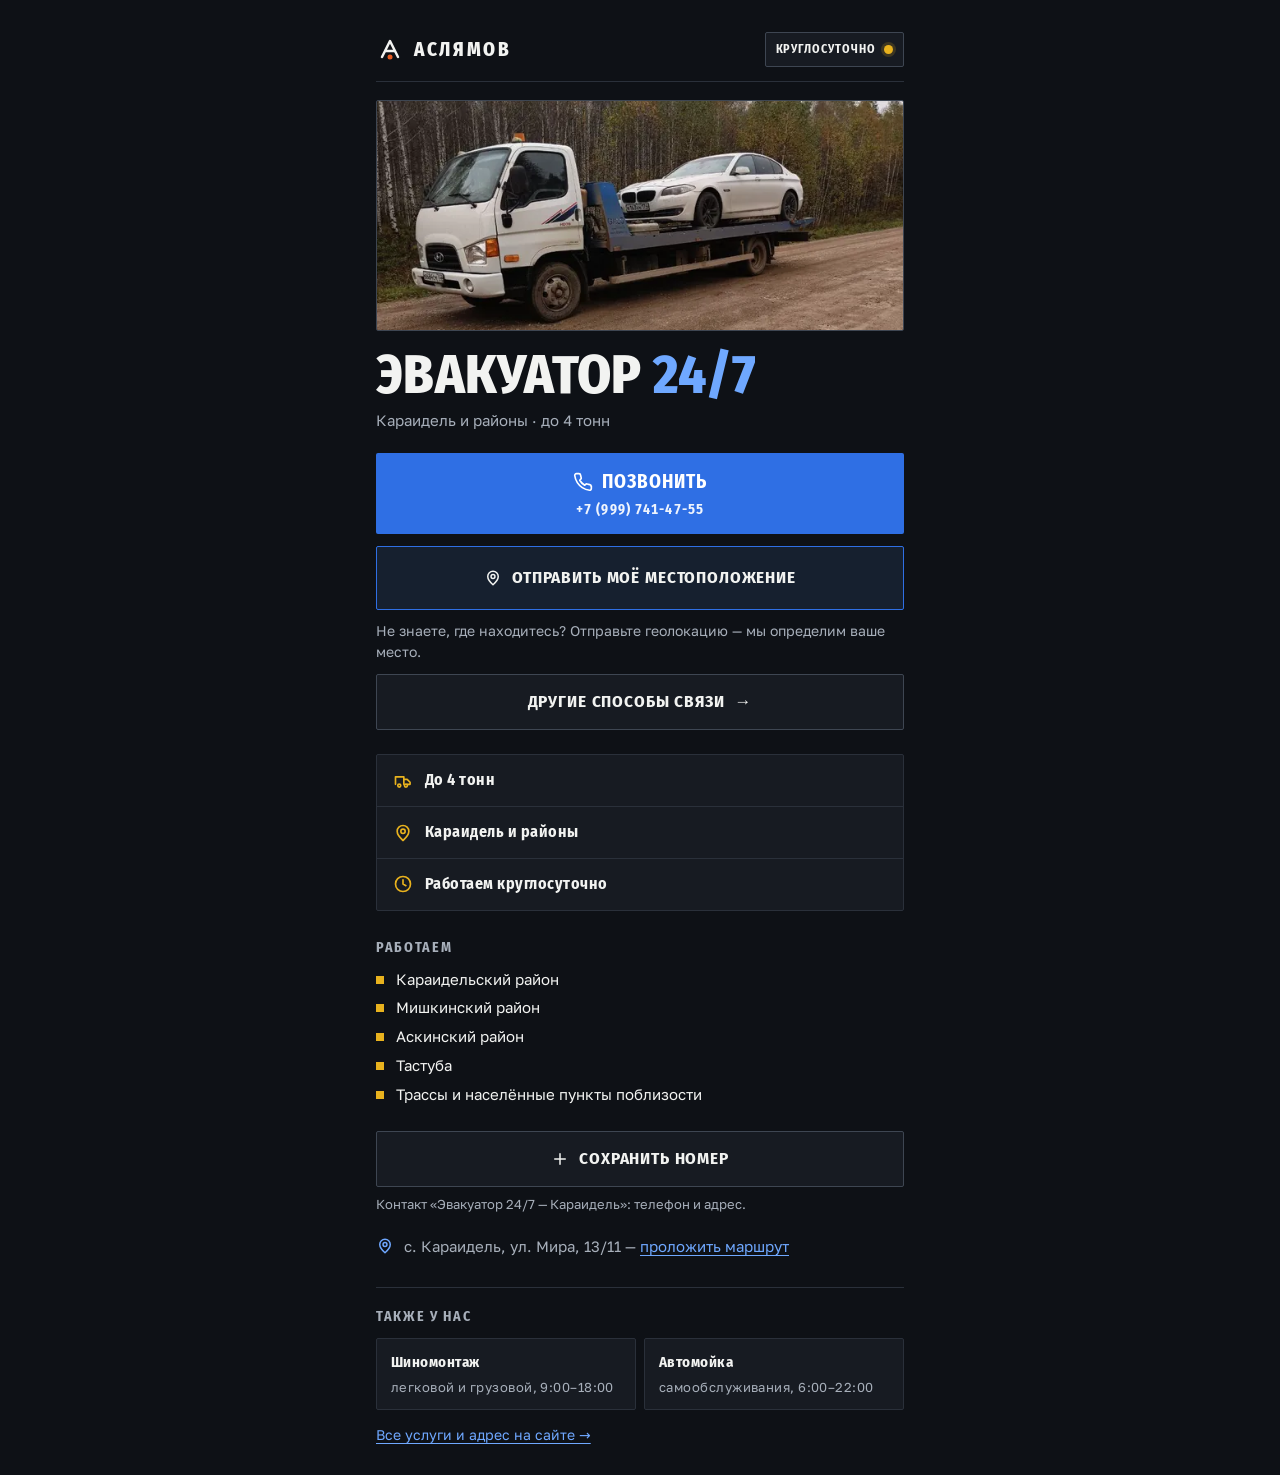
<file: vizitka/index.html>
<!DOCTYPE html>
<html lang="ru">
<head>
<meta charset="UTF-8" />
<meta name="viewport" content="width=device-width, initial-scale=1.0, viewport-fit=cover" />
<script>document.documentElement.className += ' js';</script>

<title>Эвакуатор 24/7 Караидель — вызвать эвакуатор</title>
<meta name="description" content="Эвакуатор 24/7 в Караидели и районах. Вызвать эвакуатор, отправить геолокацию и связаться с водителем." />
<meta name="robots" content="noindex, follow" />
<meta name="theme-color" content="#0E1116" />

<meta property="og:type" content="website" />
<meta property="og:locale" content="ru_RU" />
<meta property="og:site_name" content="Аслямов" />
<meta property="og:url" content="https://evakuator.aslyamov24.ru/vizitka/" />
<meta property="og:title" content="Эвакуатор 24/7 Караидель" />
<meta property="og:description" content="Вызвать эвакуатор, отправить геолокацию и связаться с водителем. До 4 тонн, Караидель и районы, круглосуточно." />
<meta property="og:image" content="https://evakuator.aslyamov24.ru/img/og.jpg" />
<meta property="og:image:width" content="1200" />
<meta property="og:image:height" content="630" />
<meta property="og:image:alt" content="Эвакуатор Аслямов — с. Караидель, ул. Мира, 13/11" />

<link rel="canonical" href="https://evakuator.aslyamov24.ru/vizitka/" />
<link rel="icon" href="/favicon.svg" type="image/svg+xml" />
<link rel="apple-touch-icon" sizes="180x180" href="/apple-touch-icon.png" />

<link rel="preload" as="font" type="font/woff2" href="/fonts/fira-sans-condensed-800-cyrillic.woff2" crossorigin />
<link rel="preload" as="font" type="font/woff2" href="/fonts/golos-text-400-cyrillic.woff2" crossorigin />
<link rel="stylesheet" href="/fonts/fonts.css" />

<style>
*, *::before, *::after { box-sizing: border-box; margin: 0; padding: 0; }

/* Атрибут hidden должен побеждать любой авторский display:
   без этого .geo-send { display: grid } перебивает браузерное [hidden] */
[hidden] { display: none !important; }

:root {
  /* Тёмная «ночная смена»: графит цеха + синий станков.
     Оранжевый маячок и жёлтая разметка остаются акцентами бренда. */
  --ugol:      #0E1116;   /* фон страницы */
  --poderzh:   #171B22;   /* панели, тихие кнопки */
  --poderzh-2: #1F242C;   /* ховер тихих кнопок */
  --liniya:    #2A303A;   /* разделители */
  --liniya-2:  #3E4652;   /* рамки кнопок */
  --tekst:     #F2F3F1;   /* основной текст — 17:1 на фоне */
  --tekst-2:   #A7AFBA;   /* вторичный текст — 8,5:1 */
  --sin:       #2F6FE4;   /* заливка главных кнопок, белый текст — 4,65:1 */
  --sin-d:     #1E5FD0;   /* ховер заливки */
  --sin-t:     #6FA8FF;   /* синий текст на тёмном */
  --sin-fon:   #16202F;   /* подложка блока геолокации */
  --krasny:    #FF6B6B;   /* только ошибки — 6,8:1 на фоне */
  --razmetka:  #E8B21E;   /* маркеры и лампа «круглосуточно» */

  --mark: 'Fira Sans Condensed', 'Arial Narrow', sans-serif;
  --text: 'Golos Text', system-ui, sans-serif;

  --pad: clamp(18px, 5vw, 36px);
  --rule: 1px solid var(--liniya);
}

html { -webkit-text-size-adjust: 100%; }

body {
  font-family: var(--text);
  font-size: 16px;
  line-height: 1.55;
  background: var(--ugol);
  color: var(--tekst);
  min-height: 100svh;
}

::selection { background: var(--sin); color: #FFFFFF; }
:focus-visible { outline: 2px solid var(--sin-t); outline-offset: 3px; }

img { display: block; max-width: 100%; height: auto; }
a { color: inherit; }
button { font: inherit; color: inherit; }

.sr-only {
  position: absolute; width: 1px; height: 1px; padding: 0; margin: -1px;
  overflow: hidden; clip: rect(0 0 0 0); white-space: nowrap; border: 0;
}

/* ─── КАРТОЧКА ──────────────────────────────────────── */
.card {
  max-width: 600px; margin: 0 auto;
  padding: clamp(16px, 4vw, 32px) var(--pad) 28px;
  display: flex; flex-direction: column;
}

.card-top {
  display: flex; align-items: center; justify-content: space-between;
  gap: 16px; padding-bottom: 14px; border-bottom: var(--rule);
}
.brand { display: flex; align-items: center; gap: 10px; }
.brand svg { display: block; }
.brand-name {
  font-family: var(--mark); font-weight: 800; font-size: 19px;
  letter-spacing: 0.14em; text-transform: uppercase;
}

.plate {
  font-family: var(--mark); font-weight: 700; font-size: 12px;
  letter-spacing: 0.08em; text-transform: uppercase;
  color: var(--tekst); background: var(--poderzh);
  border: 1px solid var(--liniya-2); border-radius: 2px;
  padding: 7px 10px; display: inline-flex; align-items: center; gap: 8px;
  white-space: nowrap;
}
.lamp {
  width: 9px; height: 9px; border-radius: 50%; background: var(--razmetka);
  box-shadow: 0 0 0 3px rgba(232, 178, 30, 0.18); flex-shrink: 0;
}

/* ─── ПЕРВЫЙ ЭКРАН ──────────────────────────────────── */
.hero { margin-top: 18px; }
.hero img {
  width: 100%; aspect-ratio: 640 / 280; object-fit: cover;
  border: 1px solid var(--liniya-2); border-radius: 2px;
}

.card-h1 {
  margin-top: 18px;
  font-family: var(--mark); font-weight: 800; line-height: 0.96;
  letter-spacing: 0.005em; text-transform: uppercase;
  font-size: clamp(2.2rem, 10vw, 3.4rem);
}
.card-h1 em { font-style: normal; color: var(--sin-t); }

.card-sub {
  margin-top: 8px; font-size: 15px; line-height: 1.5;
  color: var(--tekst-2); font-variant-numeric: tabular-nums;
}

/* ─── КНОПКИ ────────────────────────────────────────── */
.acts { margin-top: 22px; display: grid; gap: 12px; }

.btn {
  display: inline-flex; align-items: center; justify-content: center; gap: 10px;
  font-family: var(--mark); font-weight: 700; font-size: 17px;
  letter-spacing: 0.05em; text-transform: uppercase;
  min-height: 56px; padding: 13px 20px;
  border-radius: 2px; text-decoration: none; text-align: center;
  border: 1px solid transparent; cursor: pointer;
  transition: background 0.14s ease, color 0.14s ease, border-color 0.14s ease;
}
.btn svg { flex-shrink: 0; }
.btn--wide { width: 100%; }

.btn--call {
  background: var(--sin); color: #FFFFFF;
  font-size: 19px; min-height: 68px; flex-direction: column; gap: 2px;
}
.btn--call:hover { background: var(--sin-d); }
.btn--call .btn-num {
  font-size: 14px; font-weight: 700; letter-spacing: 0.08em;
  color: rgba(255, 255, 255, 0.92); font-variant-numeric: tabular-nums;
}
.btn--call .btn-line { display: inline-flex; align-items: center; gap: 9px; }

.btn--geo {
  background: var(--sin-fon); color: var(--tekst);
  border-color: var(--sin); min-height: 64px; font-size: 17px;
}
.btn--geo:hover { background: #1B2839; }

.btn--line { background: var(--poderzh); border-color: var(--liniya-2); color: var(--tekst); }
.btn--line:hover { background: var(--poderzh-2); }

.btn:disabled { opacity: 0.65; cursor: default; }

/* «Другие способы связи» */
.more-arr { transition: transform 0.14s ease; }
.more-panel { display: grid; gap: 10px; margin-top: 10px; }
.more-panel .btn { min-height: 52px; font-size: 15px; }

/* ─── ГЕОЛОКАЦИЯ ────────────────────────────────────── */
.geo { display: grid; gap: 10px; scroll-margin: 90px 0; }
.geo-hint { font-size: 14px; line-height: 1.5; color: var(--tekst-2); }
.geo-out {
  font-size: 15px; line-height: 1.5; color: var(--tekst);
  border-left: 3px solid var(--razmetka); padding-left: 12px;
}
.geo-err {
  display: grid; gap: 10px;
  border: 1px solid var(--krasny); border-radius: 2px; padding: 14px;
}
.geo-err p { font-size: 15px; line-height: 1.5; color: var(--krasny); }
.geo-err-acts { display: grid; gap: 10px; grid-template-columns: 1fr 1fr; }
.geo-err-acts .btn { min-height: 52px; font-size: 15px; }

.geo-send {
  display: grid; gap: 10px;
  border: 1px solid var(--sin); background: var(--sin-fon);
  border-radius: 2px; padding: 16px;
}
.geo-send .btn { min-height: 54px; font-size: 16px; }
.geo-ok {
  font-family: var(--mark); font-weight: 700; font-size: 18px;
  letter-spacing: 0.04em; text-transform: uppercase; color: var(--tekst);
}
.geo-ok-sub { font-size: 15px; color: var(--tekst-2); margin-top: -4px; }
.geo-acc { font-size: 14px; line-height: 1.5; color: var(--razmetka); }
.geo-note { font-size: 13px; line-height: 1.5; color: var(--tekst-2); }
.geo-again {
  justify-self: start; background: none; border: 0; cursor: pointer;
  color: var(--sin-t); font-size: 14px; font-weight: 500;
  text-decoration: underline; text-underline-offset: 3px; padding: 4px 0;
}

/* ─── ПРЕИМУЩЕСТВА ──────────────────────────────────── */
.feats {
  list-style: none; margin-top: 24px;
  border: 1px solid var(--liniya); border-radius: 2px;
  background: var(--poderzh);
}
.feats li {
  display: flex; align-items: center; gap: 12px;
  padding: 13px 16px; font-size: 15px;
}
.feats li + li { border-top: var(--rule); }
.feats svg { color: var(--razmetka); flex-shrink: 0; }
.feats b { font-family: var(--mark); font-weight: 700; font-size: 16px; letter-spacing: 0.03em; }

/* ─── РАЙОНЫ ────────────────────────────────────────── */
.zones { margin-top: 26px; }
.zones h2 {
  font-family: var(--mark); font-weight: 700; font-size: 14px;
  letter-spacing: 0.12em; text-transform: uppercase; color: var(--tekst-2);
}
.zones ul { list-style: none; margin-top: 10px; display: grid; gap: 7px; }
.zones li {
  position: relative; padding-left: 20px; font-size: 15px; line-height: 1.45;
}
.zones li::before {
  content: ''; position: absolute; left: 0; top: 7px;
  width: 8px; height: 8px; background: var(--razmetka);
}

/* ─── СОХРАНИТЬ КОНТАКТ И АДРЕС ─────────────────────── */
.save { margin-top: 26px; }
.save-note { margin-top: 8px; font-size: 13px; line-height: 1.5; color: var(--tekst-2); }

.addr {
  margin-top: 20px; display: flex; align-items: flex-start; gap: 10px;
  font-size: 15px; line-height: 1.5;
}
.addr svg { color: var(--sin-t); flex-shrink: 0; margin-top: 2px; }
.addr a { color: var(--sin-t); text-underline-offset: 3px; }
.addr span { color: var(--tekst-2); }

/* ─── ПОДВАЛ ────────────────────────────────────────── */
.foot { margin-top: 30px; padding-top: 18px; border-top: var(--rule); }
.foot-t {
  font-family: var(--mark); font-weight: 700; font-size: 14px;
  letter-spacing: 0.12em; text-transform: uppercase; color: var(--tekst-2);
}
.foot-links { margin-top: 10px; display: grid; gap: 8px; grid-template-columns: 1fr 1fr; }
.foot-links a {
  display: grid; gap: 3px; padding: 12px 14px; text-decoration: none;
  border: 1px solid var(--liniya); border-radius: 2px; background: var(--poderzh);
  font-family: var(--mark); font-weight: 700; font-size: 15px; letter-spacing: 0.03em;
}
.foot-links a:hover { background: var(--poderzh-2); }
.foot-links span { font-family: var(--text); font-weight: 400; font-size: 13px; color: var(--tekst-2); }
.foot-site {
  display: inline-block; margin-top: 14px; font-size: 14px;
  color: var(--sin-t); text-underline-offset: 3px;
}

/* ─── НИЖНЯЯ ПАНЕЛЬ (мобильные) ─────────────────────── */
.dock { display: none; }

@media (max-width: 719px) {
  body { padding-bottom: calc(70px + env(safe-area-inset-bottom)); }

  .dock {
    position: fixed; left: 0; right: 0; bottom: 0; z-index: 20;
    display: grid; grid-template-columns: repeat(3, 1fr);
    background: rgba(14, 17, 22, 0.97);
    border-top: 1px solid var(--liniya-2);
    padding-bottom: env(safe-area-inset-bottom);
  }
  .dock a, .dock button {
    display: flex; flex-direction: column; align-items: center; justify-content: center;
    gap: 3px; min-height: 62px; padding: 6px 4px;
    background: none; border: 0; text-decoration: none; cursor: pointer;
    font-size: 12.5px; line-height: 1.2; color: var(--tekst);
  }
  .dock a:active, .dock button:active { background: var(--poderzh-2); }
  .dock .dock-call { color: var(--sin-t); font-weight: 500; }
  .dock svg { color: var(--tekst-2); }
  .dock .dock-call svg { color: var(--sin-t); }
}

@media (max-width: 340px) {
  .geo-err-acts { grid-template-columns: 1fr; }
}
</style>
</head>
<body>

<main class="card">
  <header class="card-top">
    <span class="brand">
      <svg width="28" height="28" viewBox="0 0 28 28" fill="none" aria-hidden="true">
        <path d="M6 22 L14 6 L22 22" stroke="#F2F3F1" stroke-width="2.5" stroke-linejoin="round" stroke-linecap="round"/>
        <path d="M9.5 16 L18.5 16" stroke="#F2F3F1" stroke-width="2.5" stroke-linecap="round"/>
        <circle cx="14" cy="22" r="2.5" fill="#E85D24"/>
      </svg>
      <span class="brand-name">Аслямов</span>
    </span>
    <span class="plate">круглосуточно <span class="lamp"></span></span>
  </header>

  <figure class="hero">
    <img src="tow.webp" width="640" height="280" fetchpriority="high"
         alt="Эвакуатор Аслямов везёт легковой автомобиль по грунтовой дороге" />
  </figure>

  <h1 class="card-h1">Эвакуатор <em>24/7</em></h1>
  <p class="card-sub">Караидель и районы · до 4 тонн</p>

  <div class="acts">
    <a class="btn btn--call" href="tel:+79997414755" data-goal="click_phone">
      <span class="btn-line">
        <svg width="20" height="20" viewBox="0 0 24 24" fill="none" stroke="currentColor" stroke-width="2" stroke-linecap="round" stroke-linejoin="round" aria-hidden="true"><path d="M22 16.9v3a2 2 0 0 1-2.2 2 19.8 19.8 0 0 1-8.6-3.1 19.5 19.5 0 0 1-6-6A19.8 19.8 0 0 1 2.1 4.2 2 2 0 0 1 4.1 2h3a2 2 0 0 1 2 1.7c.1 1 .4 1.9.7 2.8a2 2 0 0 1-.5 2.1L8.1 9.9a16 16 0 0 0 6 6l1-1a2 2 0 0 1 2.1-.4c.9.3 1.8.6 2.8.7a2 2 0 0 1 1.7 2z"/></svg>
        <span>Позвонить</span>
      </span>
      <span class="btn-num">+7 (999) 741-47-55</span>
    </a>

    <div class="geo" data-geo>
      <button class="btn btn--geo btn--wide" type="button" data-geo-btn>
        <svg width="18" height="18" viewBox="0 0 24 24" fill="none" stroke="currentColor" stroke-width="2" stroke-linecap="round" stroke-linejoin="round" aria-hidden="true"><path d="M12 21s7-6.1 7-11a7 7 0 1 0-14 0c0 4.9 7 11 7 11z"/><circle cx="12" cy="10" r="2.6"/></svg>
        <span data-geo-label>Отправить моё местоположение</span>
      </button>

      <p class="geo-hint" data-geo-hint>Не знаете, где находитесь? Отправьте геолокацию — мы определим ваше место.</p>

      <p class="geo-out" data-geo-out role="status" hidden></p>

      <div class="geo-err" data-geo-err hidden>
        <p data-geo-err-text></p>
        <div class="geo-err-acts">
          <button class="btn btn--geo" type="button" data-geo-retry>Попробовать ещё раз</button>
          <a class="btn btn--line" href="tel:+79997414755" data-goal="click_phone">Позвонить</a>
        </div>
      </div>

      <div class="geo-send" data-geo-send hidden>
        <p class="geo-ok">✓ Местоположение определено</p>
        <p class="geo-ok-sub">Куда отправить вашу геолокацию?</p>
        <p class="geo-acc" data-geo-acc hidden></p>

        <a class="btn btn--line" data-geo-wa data-goal="click_whatsapp" target="_blank" rel="noopener">
          <svg width="18" height="18" viewBox="0 0 24 24" fill="none" stroke="currentColor" stroke-width="2" stroke-linecap="round" stroke-linejoin="round" aria-hidden="true"><path d="M21 11.5a8.4 8.4 0 0 1-8.5 8.4 8.9 8.9 0 0 1-3.8-.8L3 21l1.9-5.3a8.4 8.4 0 1 1 16.1-4.2z"/></svg>
          Отправить в WhatsApp
        </a>
        <a class="btn btn--line" data-geo-sms data-goal="click_sms">
          <svg width="18" height="18" viewBox="0 0 24 24" fill="none" stroke="currentColor" stroke-width="2" stroke-linecap="round" stroke-linejoin="round" aria-hidden="true"><rect x="3" y="5" width="18" height="14" rx="2"/><path d="m3.5 6.5 8.5 6 8.5-6"/></svg>
          Отправить SMS
        </a>

        <a class="btn btn--line" href="tel:+79997414755" data-goal="click_phone">Позвонить</a>
        <p class="geo-note">WhatsApp и SMS откроются с готовым текстом — останется нажать «Отправить».</p>
        <button class="geo-again" type="button" data-geo-again>Определить ещё раз</button>
      </div>
    </div>

    <div class="more">
      <button class="btn btn--line btn--wide" type="button" data-more-btn aria-expanded="false" aria-controls="more-panel">
        Другие способы связи <span class="more-arr" aria-hidden="true">→</span>
      </button>
      <div class="more-panel" id="more-panel" hidden>
        <a class="btn btn--line" href="https://wa.me/79997414755?text=%D0%97%D0%B4%D1%80%D0%B0%D0%B2%D1%81%D1%82%D0%B2%D1%83%D0%B9%D1%82%D0%B5%21%20%D0%9C%D0%BD%D0%B5%20%D0%BD%D1%83%D0%B6%D0%B5%D0%BD%20%D1%8D%D0%B2%D0%B0%D0%BA%D1%83%D0%B0%D1%82%D0%BE%D1%80." data-goal="click_whatsapp" target="_blank" rel="noopener">
          <svg width="18" height="18" viewBox="0 0 24 24" fill="none" stroke="currentColor" stroke-width="2" stroke-linecap="round" stroke-linejoin="round" aria-hidden="true"><path d="M21 11.5a8.4 8.4 0 0 1-8.5 8.4 8.9 8.9 0 0 1-3.8-.8L3 21l1.9-5.3a8.4 8.4 0 1 1 16.1-4.2z"/></svg>
          Написать в WhatsApp
        </a>
        <a class="btn btn--line" data-sms-link data-goal="click_sms">
          <svg width="18" height="18" viewBox="0 0 24 24" fill="none" stroke="currentColor" stroke-width="2" stroke-linecap="round" stroke-linejoin="round" aria-hidden="true"><rect x="3" y="5" width="18" height="14" rx="2"/><path d="m3.5 6.5 8.5 6 8.5-6"/></svg>
          Отправить SMS
        </a>
      </div>
    </div>
  </div>

  <ul class="feats">
    <li>
      <svg width="20" height="20" viewBox="0 0 24 24" fill="none" stroke="currentColor" stroke-width="2" stroke-linecap="round" stroke-linejoin="round" aria-hidden="true"><path d="M3 16V7h10v9"/><path d="M13 10h4l3.5 3.5V16H17"/><circle cx="7.5" cy="17.5" r="1.8"/><circle cx="15.5" cy="17.5" r="1.8"/></svg>
      <b>До 4 тонн</b>
    </li>
    <li>
      <svg width="20" height="20" viewBox="0 0 24 24" fill="none" stroke="currentColor" stroke-width="2" stroke-linecap="round" stroke-linejoin="round" aria-hidden="true"><path d="M12 21s7-6.1 7-11a7 7 0 1 0-14 0c0 4.9 7 11 7 11z"/><circle cx="12" cy="10" r="2.6"/></svg>
      <b>Караидель и районы</b>
    </li>
    <li>
      <svg width="20" height="20" viewBox="0 0 24 24" fill="none" stroke="currentColor" stroke-width="2" stroke-linecap="round" stroke-linejoin="round" aria-hidden="true"><circle cx="12" cy="12" r="9"/><path d="M12 7v5l3.5 2"/></svg>
      <b>Работаем круглосуточно</b>
    </li>
  </ul>

  <section class="zones">
    <h2>Работаем</h2>
    <ul>
      <li>Караидельский район</li>
      <li>Мишкинский район</li>
      <li>Аскинский район</li>
      <li>Тастуба</li>
      <li>Трассы и населённые пункты поблизости</li>
    </ul>
  </section>

  <div class="save">
    <a class="btn btn--line btn--wide" href="evakuator.vcf" download="Эвакуатор-24-7-Караидель.vcf" data-goal="click_save_contact">
      <svg width="18" height="18" viewBox="0 0 24 24" fill="none" stroke="currentColor" stroke-width="2" stroke-linecap="round" stroke-linejoin="round" aria-hidden="true"><path d="M12 5v14M5 12h14"/></svg>
      Сохранить номер
    </a>
    <p class="save-note">Контакт «Эвакуатор 24/7 — Караидель»: телефон и адрес.</p>
  </div>

  <p class="addr">
    <svg width="18" height="18" viewBox="0 0 24 24" fill="none" stroke="currentColor" stroke-width="2" stroke-linecap="round" stroke-linejoin="round" aria-hidden="true"><path d="M12 21s7-6.1 7-11a7 7 0 1 0-14 0c0 4.9 7 11 7 11z"/><circle cx="12" cy="10" r="2.6"/></svg>
    <span>с. Караидель, ул. Мира, 13/11 — <a href="https://yandex.ru/maps/?mode=routes&amp;rtext=~55.845255,56.885389" target="_blank" rel="noopener">проложить маршрут</a></span>
  </p>

  <footer class="foot">
    <p class="foot-t">Также у нас</p>
    <div class="foot-links">
      <a href="/#shinomontazh">Шиномонтаж <span>легковой и грузовой, 9:00–18:00</span></a>
      <a href="/#avtomoyka">Автомойка <span>самообслуживания, 6:00–22:00</span></a>
    </div>
    <a class="foot-site" href="/">Все услуги и адрес на сайте →</a>
  </footer>
</main>

<nav class="dock" aria-label="Быстрые действия">
  <a class="dock-call" href="tel:+79997414755" data-goal="click_phone">
    <svg width="22" height="22" viewBox="0 0 24 24" fill="none" stroke="currentColor" stroke-width="2" stroke-linecap="round" stroke-linejoin="round" aria-hidden="true"><path d="M22 16.9v3a2 2 0 0 1-2.2 2 19.8 19.8 0 0 1-8.6-3.1 19.5 19.5 0 0 1-6-6A19.8 19.8 0 0 1 2.1 4.2 2 2 0 0 1 4.1 2h3a2 2 0 0 1 2 1.7c.1 1 .4 1.9.7 2.8a2 2 0 0 1-.5 2.1L8.1 9.9a16 16 0 0 0 6 6l1-1a2 2 0 0 1 2.1-.4c.9.3 1.8.6 2.8.7a2 2 0 0 1 1.7 2z"/></svg>
    Позвонить
  </a>
  <button type="button" data-dock-geo>
    <svg width="22" height="22" viewBox="0 0 24 24" fill="none" stroke="currentColor" stroke-width="2" stroke-linecap="round" stroke-linejoin="round" aria-hidden="true"><path d="M12 21s7-6.1 7-11a7 7 0 1 0-14 0c0 4.9 7 11 7 11z"/><circle cx="12" cy="10" r="2.6"/></svg>
    Отправить гео
  </button>
  <button type="button" data-dock-more>
    <svg width="22" height="22" viewBox="0 0 24 24" fill="none" stroke="currentColor" stroke-width="2" stroke-linecap="round" stroke-linejoin="round" aria-hidden="true"><path d="M21 11.5a8.4 8.4 0 0 1-8.5 8.4 8.9 8.9 0 0 1-3.8-.8L3 21l1.9-5.3a8.4 8.4 0 1 1 16.1-4.2z"/></svg>
    Связь
  </button>
</nav>

<!-- ═══ ЦЕЛИ МЕТРИКИ И ВСПОМОГАТЕЛЬНЫЕ КНОПКИ ═══ -->
<script>
(function () {
  'use strict';

  var TEL = '+79997414755';
  var YM_ID = 105880355;
  function goal(name) { if (window.ym) { window.ym(YM_ID, 'reachGoal', name); } }

  [].forEach.call(document.querySelectorAll('[data-goal]'), function (el) {
    el.addEventListener('click', function () { goal(el.getAttribute('data-goal')); });
  });

  /* «Другие способы связи»: разворачиваем список каналов */
  var moreBtn = document.querySelector('[data-more-btn]');
  var morePanel = document.getElementById('more-panel');
  function toggleMore(open) {
    if (!morePanel || !moreBtn) return;
    morePanel.hidden = !open;
    moreBtn.setAttribute('aria-expanded', String(open));
    var arr = moreBtn.querySelector('.more-arr');
    if (arr) arr.textContent = open ? '↓' : '→';
  }
  if (moreBtn) {
    moreBtn.addEventListener('click', function () { toggleMore(morePanel.hidden); });
  }

  /* SMS без координат: готовое приветствие. Разделитель как в логике
     геолокации: iOS понимает только «&body=», остальные — «?&body=» */
  var isIOS = /iPad|iPhone|iPod/.test(navigator.userAgent) ||
              (navigator.platform === 'MacIntel' && navigator.maxTouchPoints > 1);
  var smsHello = 'Здравствуйте! Мне нужен эвакуатор.';
  [].forEach.call(document.querySelectorAll('[data-sms-link]'), function (a) {
    a.href = 'sms:' + TEL + (isIOS ? '&body=' : '?&body=') + encodeURIComponent(smsHello);
  });

  /* Кнопка «Связь» в нижней панели: открыть каналы и показать их */
  var dockMore = document.querySelector('[data-dock-more]');
  if (dockMore) {
    dockMore.addEventListener('click', function () {
      toggleMore(true);
      var more = document.querySelector('.more');
      if (more && more.scrollIntoView) more.scrollIntoView({ block: 'center', behavior: 'smooth' });
    });
  }
})();
</script>

<!-- ═══ ГЕОЛОКАЦИЯ: «ОТПРАВИТЬ МОЁ МЕСТОПОЛОЖЕНИЕ» ═══
     Сайт не отправляет сообщение сам: он берёт координаты и готовит
     ссылки sms: и wa.me. Отправляет человек — в своём приложении. -->
<script>
(function () {
  'use strict';

  var TEL = '+79997414755';
  var YM_ID = 105880355;

  function goal(name) { if (window.ym) { window.ym(YM_ID, 'reachGoal', name); } }

  var geo  = document.querySelector('[data-geo]');
  var btn  = document.querySelector('[data-geo-btn]');
  var lbl  = document.querySelector('[data-geo-label]');
  var hint = document.querySelector('[data-geo-hint]');
  var out  = document.querySelector('[data-geo-out]');
  var err  = document.querySelector('[data-geo-err]');
  var errT = document.querySelector('[data-geo-err-text]');
  var retry = document.querySelector('[data-geo-retry]');
  var send = document.querySelector('[data-geo-send]');
  var accP = document.querySelector('[data-geo-acc]');
  var again = document.querySelector('[data-geo-again]');
  var sms  = document.querySelector('[data-geo-sms]');
  var wa   = document.querySelector('[data-geo-wa]');
  var dockGeo = document.querySelector('[data-dock-geo]');
  var LABEL = lbl ? lbl.textContent : '';

  /* Без геолокации кнопки только мешают: координаты взять неоткуда */
  if (!('geolocation' in navigator)) {
    if (btn) btn.hidden = true;
    if (hint) hint.hidden = true;
    if (dockGeo) dockGeo.hidden = true;
    return;
  }

  function start() {
    goal('click_location');
    if (btn) { btn.disabled = true; if (lbl) lbl.textContent = 'Определяем местоположение…'; }
    if (hint) hint.hidden = true;
    if (err) err.hidden = true;
    if (send) send.hidden = true;
    if (out) { out.hidden = false; out.textContent = 'Определяем ваше местоположение…'; }

    navigator.geolocation.getCurrentPosition(function (pos) {
      var lat = pos.coords.latitude.toFixed(6);
      var lon = pos.coords.longitude.toFixed(6);
      var acc = Math.round(pos.coords.accuracy);
      /* В ссылке Яндекса порядок обратный привычному: сначала долгота */
      var url = 'https://yandex.ru/maps/?pt=' + lon + ',' + lat + '&z=16&l=map';
      var msg = 'Здравствуйте! Мне нужен эвакуатор. Моё местоположение: ' + url +
                ' (' + lat + ', ' + lon + ', точность ' + acc + ' м)';

      /* iOS не разбирает «?» в sms-ссылке и понимает только «&body=» */
      var isIOS = /iPad|iPhone|iPod/.test(navigator.userAgent) ||
                  (navigator.platform === 'MacIntel' && navigator.maxTouchPoints > 1);
      if (sms) sms.href = 'sms:' + TEL + (isIOS ? '&body=' : '?&body=') + encodeURIComponent(msg);
      if (wa)  wa.href  = 'https://wa.me/' + TEL.slice(1) + '?text=' + encodeURIComponent(msg);

      if (out) out.hidden = true;
      if (btn) btn.hidden = true;
      if (accP) {
        accP.hidden = acc <= 300;
        accP.textContent = 'Точность низкая (±' + acc + ' м). Выйдите из машины и нажмите «Определить ещё раз».';
      }
      if (send) send.hidden = false;

      /* Результат появляется ниже кнопки и на телефоне уходит за экран —
         показываем его сами, иначе человек нажмёт и ничего не увидит. */
      if (send && send.scrollIntoView) {
        var reduce = window.matchMedia &&
                     window.matchMedia('(prefers-reduced-motion: reduce)').matches;
        send.scrollIntoView({ block: 'center', behavior: reduce ? 'auto' : 'smooth' });
      }
      goal('location_success');
      goal('geo_ok');
    }, function (errObj) {
      if (btn) { btn.disabled = false; if (lbl) lbl.textContent = LABEL; }
      if (out) out.hidden = true;
      if (errT) {
        errT.textContent = (errObj && errObj.code === 1)
          ? 'Не удалось получить местоположение. Разрешите доступ к геолокации в настройках браузера или позвоните нам.'
          : 'Не удалось определить точное местоположение. Попробуйте ещё раз или позвоните нам.';
      }
      if (err) err.hidden = false;
      goal('location_error');
      goal('geo_fail');
    }, { enableHighAccuracy: true, timeout: 20000, maximumAge: 0 });
  }

  if (btn) btn.addEventListener('click', start);
  if (retry) retry.addEventListener('click', start);
  if (again) again.addEventListener('click', start);

  /* Кнопка в нижней панели: сначала запрашиваем геолокацию (жест не теряем),
     потом показываем блок с результатом. */
  if (dockGeo) {
    dockGeo.addEventListener('click', function () {
      start();
      if (geo && geo.scrollIntoView) geo.scrollIntoView({ block: 'center', behavior: 'smooth' });
    });
  }

  if (sms) sms.addEventListener('click', function () { goal('geo_sms'); });
  if (wa)  wa.addEventListener('click',  function () { goal('geo_wa'); });
})();
</script>

<!-- ═══ ЯНДЕКС.МЕТРИКА ═══ -->
<script type="text/javascript">
(function(m,e,t,r,i,k,a){
  m[i]=m[i]||function(){(m[i].a=m[i].a||[]).push(arguments)};
  m[i].l=1*new Date();
  for (var j = 0; j < document.scripts.length; j++) { if (document.scripts[j].src === r) { return; } }
  k=e.createElement(t),a=e.getElementsByTagName(t)[0],k.async=1,k.src=r,a.parentNode.insertBefore(k,a);
})(window, document, 'script', 'https://mc.yandex.ru/metrika/tag.js?id=105880355', 'ym');
ym(105880355, 'init', {ssr:true, webvisor:true, clickmap:true, ecommerce:"dataLayer", accurateTrackBounce:true, trackLinks:true});
</script>
<noscript><div><img src="https://mc.yandex.ru/watch/105880355" style="position:absolute; left:-9999px;" alt="" /></div></noscript>

</body>
</html>
</file>
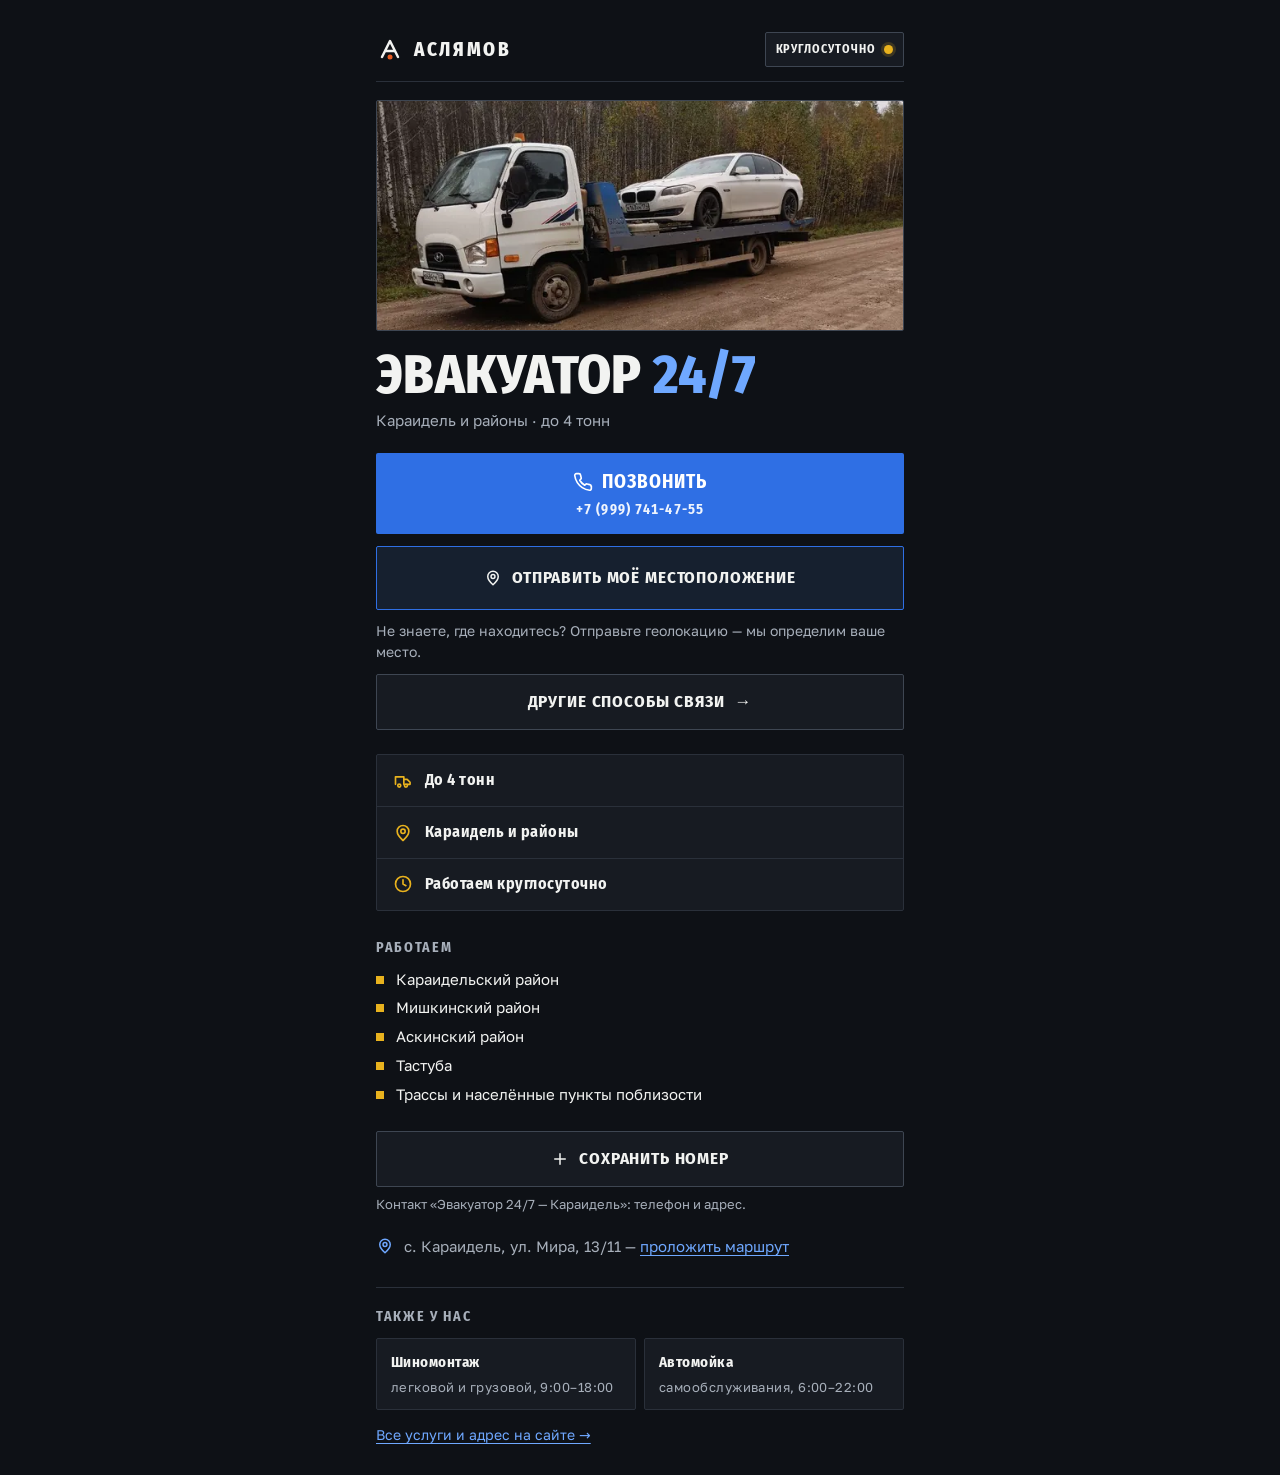
<file: vizitka.html>
<!DOCTYPE html>
<html lang="ru">
<head>
<meta charset="UTF-8" />
<meta name="viewport" content="width=device-width, initial-scale=1.0" />
<title>Визитка переехала — Аслямов</title>
<meta name="robots" content="noindex" />
<link rel="canonical" href="https://evakuator.aslyamov24.ru/vizitka/" />
<meta http-equiv="refresh" content="0; url=/vizitka/" />
<script>location.replace('/vizitka/');</script>
</head>
<body>
<p>Визитка теперь здесь: <a href="/vizitka/">evakuator.aslyamov24.ru/vizitka</a></p>
</body>
</html>
</file>
<file: fonts/fonts.css>
@font-face{font-family:'Fira Sans Condensed';font-style:normal;font-weight:600;font-display:swap;src:url(fira-sans-condensed-600-cyrillic.woff2) format('woff2');unicode-range:U+0301, U+0400-045F, U+0490-0491, U+04B0-04B1, U+2116}
@font-face{font-family:'Fira Sans Condensed';font-style:normal;font-weight:600;font-display:swap;src:url(fira-sans-condensed-600-latin.woff2) format('woff2');unicode-range:U+0000-00FF, U+0131, U+0152-0153, U+02BB-02BC, U+02C6, U+02DA, U+02DC, U+0304, U+0308, U+0329, U+2000-206F, U+20AC, U+2122, U+2191, U+2193, U+2212, U+2215, U+FEFF, U+FFFD}
@font-face{font-family:'Fira Sans Condensed';font-style:normal;font-weight:700;font-display:swap;src:url(fira-sans-condensed-700-cyrillic.woff2) format('woff2');unicode-range:U+0301, U+0400-045F, U+0490-0491, U+04B0-04B1, U+2116}
@font-face{font-family:'Fira Sans Condensed';font-style:normal;font-weight:700;font-display:swap;src:url(fira-sans-condensed-700-latin.woff2) format('woff2');unicode-range:U+0000-00FF, U+0131, U+0152-0153, U+02BB-02BC, U+02C6, U+02DA, U+02DC, U+0304, U+0308, U+0329, U+2000-206F, U+20AC, U+2122, U+2191, U+2193, U+2212, U+2215, U+FEFF, U+FFFD}
@font-face{font-family:'Fira Sans Condensed';font-style:normal;font-weight:800;font-display:swap;src:url(fira-sans-condensed-800-cyrillic.woff2) format('woff2');unicode-range:U+0301, U+0400-045F, U+0490-0491, U+04B0-04B1, U+2116}
@font-face{font-family:'Fira Sans Condensed';font-style:normal;font-weight:800;font-display:swap;src:url(fira-sans-condensed-800-latin.woff2) format('woff2');unicode-range:U+0000-00FF, U+0131, U+0152-0153, U+02BB-02BC, U+02C6, U+02DA, U+02DC, U+0304, U+0308, U+0329, U+2000-206F, U+20AC, U+2122, U+2191, U+2193, U+2212, U+2215, U+FEFF, U+FFFD}
@font-face{font-family:'Golos Text';font-style:normal;font-weight:400;font-display:swap;src:url(golos-text-400-cyrillic.woff2) format('woff2');unicode-range:U+0301, U+0400-045F, U+0490-0491, U+04B0-04B1, U+2116}
@font-face{font-family:'Golos Text';font-style:normal;font-weight:400;font-display:swap;src:url(golos-text-400-latin.woff2) format('woff2');unicode-range:U+0000-00FF, U+0131, U+0152-0153, U+02BB-02BC, U+02C6, U+02DA, U+02DC, U+0304, U+0308, U+0329, U+2000-206F, U+20AC, U+2122, U+2191, U+2193, U+2212, U+2215, U+FEFF, U+FFFD}
@font-face{font-family:'Golos Text';font-style:normal;font-weight:500;font-display:swap;src:url(golos-text-500-cyrillic.woff2) format('woff2');unicode-range:U+0301, U+0400-045F, U+0490-0491, U+04B0-04B1, U+2116}
@font-face{font-family:'Golos Text';font-style:normal;font-weight:500;font-display:swap;src:url(golos-text-500-latin.woff2) format('woff2');unicode-range:U+0000-00FF, U+0131, U+0152-0153, U+02BB-02BC, U+02C6, U+02DA, U+02DC, U+0304, U+0308, U+0329, U+2000-206F, U+20AC, U+2122, U+2191, U+2193, U+2212, U+2215, U+FEFF, U+FFFD}
</file>
